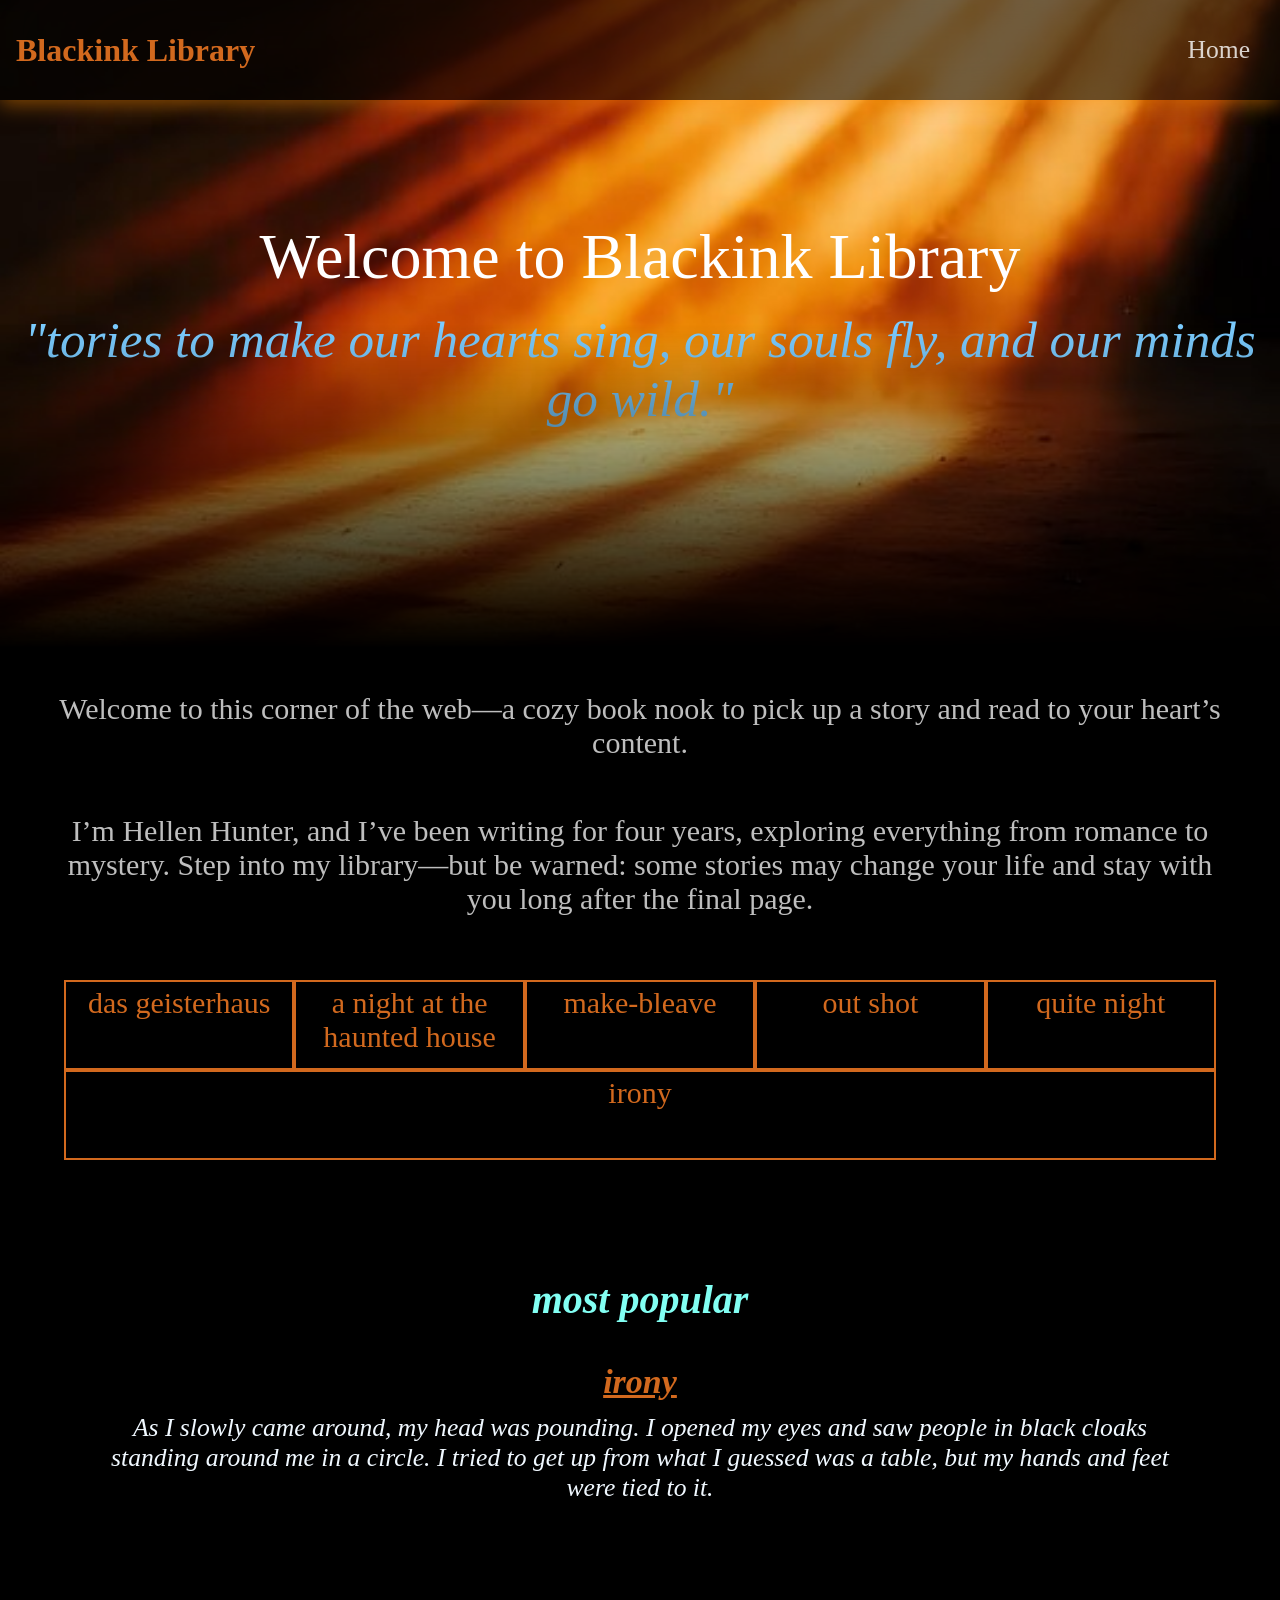
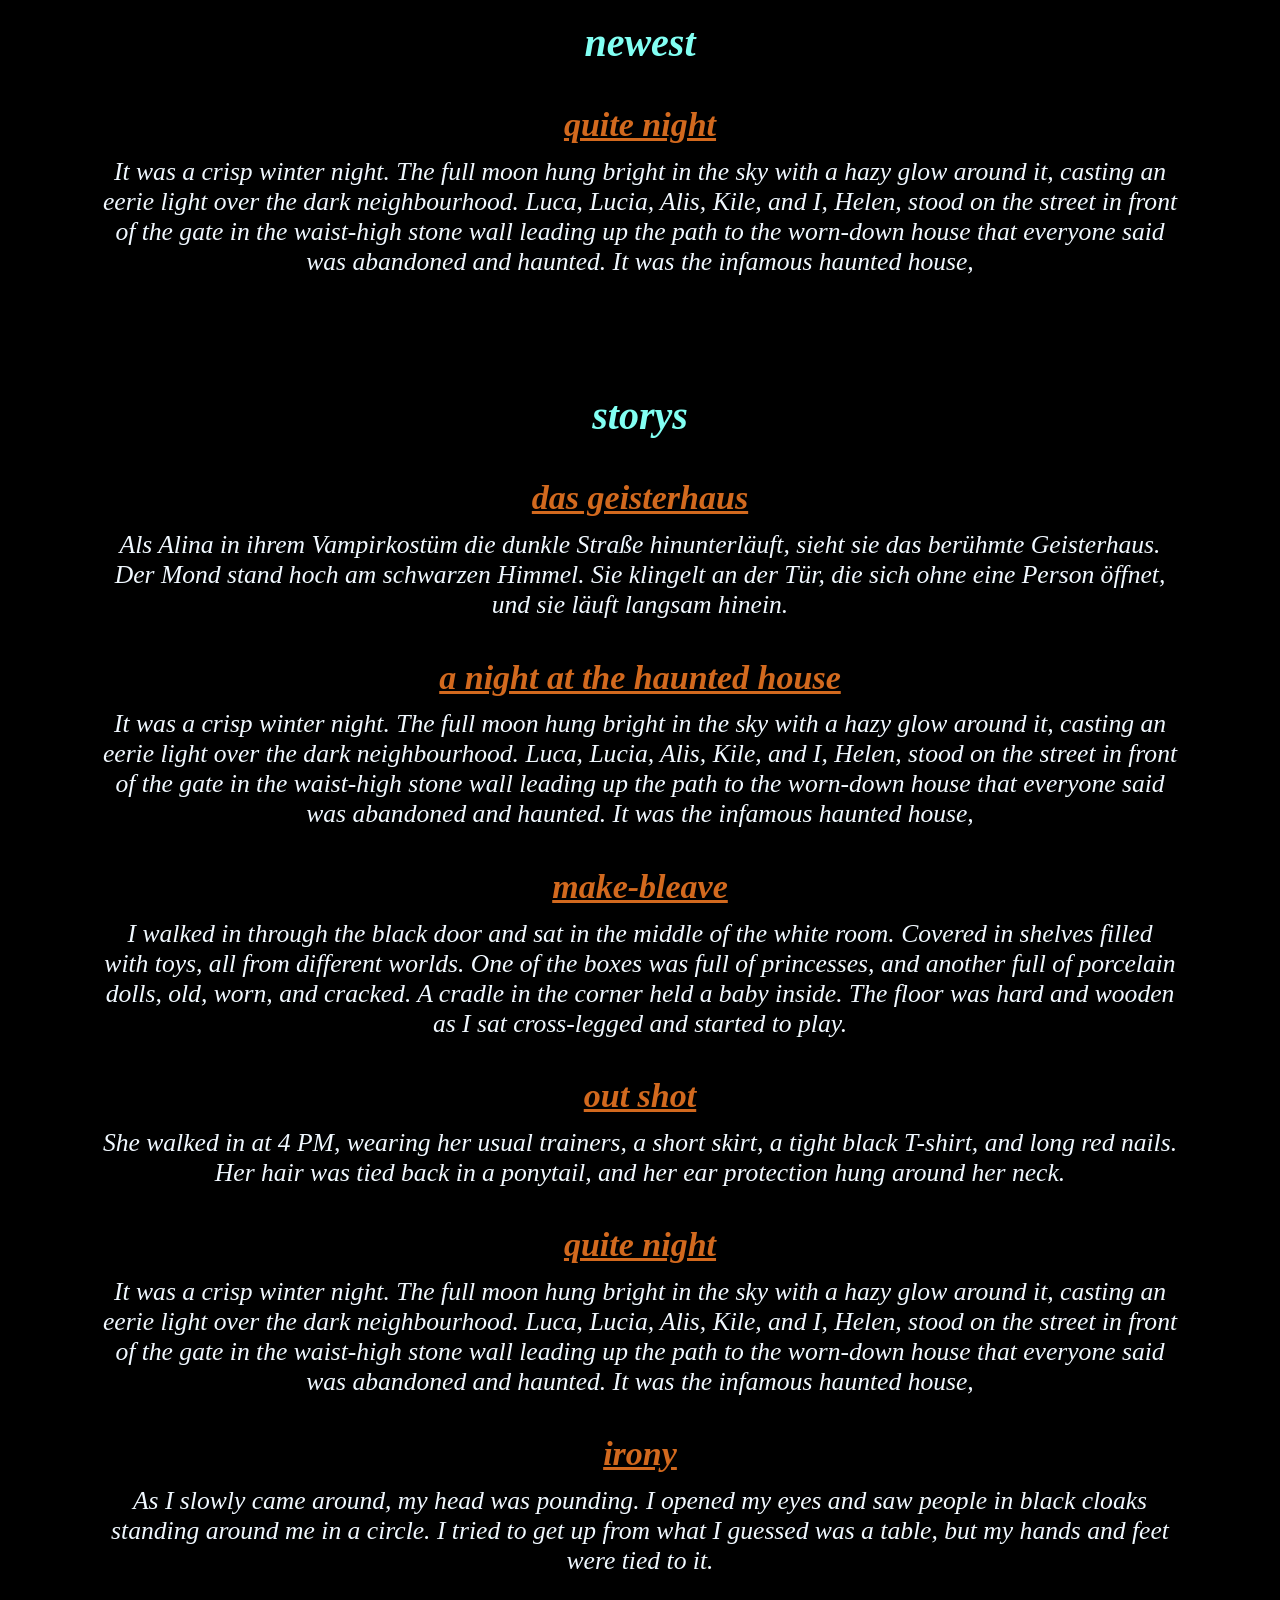
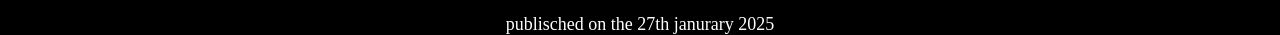
<file: index.html>
<!DOCTYPE html>
<html lang="en">
<head>
    <meta charset="UTF-8">
    <meta name="viewport" content="width=device-width, initial-scale=1.0">
    <meta name="keywords" content="writing, blog, storys, fantasy, author">
    <meta name="author" content="hellen hunter">
    <meta name="description" content="a place to read and relax">
    <link rel="stylesheet" href="CSS/apirence.css">
    <title>blackink library</title>
</head>
<body>
    <header >
        <a href="index.html" class="invisible-link"><h1 class="logo-text">Blackink Library</h1></a>
        <div class="menu">
            <a href="index.html" class="menu-item">Home</a>
        </div>
    </header>

    <main>

        <section class="std-sec title">
            <span class="title-text">Welcome to Blackink Library</span>
            <cite class="subtitle"><blockquote>"tories to make our hearts sing, our souls fly, and our minds go wild."</blockquote></cite>
        </section>


       <section class="std-sec sec2">
            <span class="card-desc e">Welcome to this corner of the web—a cozy book nook to pick up a story and read to your heart’s content.</span>
            <span class="card-desc e">I’m Hellen Hunter, and I’ve been writing for four years, exploring everything from romance to mystery. Step into my library—but be warned: some stories may change your life and stay with you long after the final page.</span>
        </section>

        <div class="grid2">
            <div class="grid"><a href="dasgeisterhaus.html" class="str-btn"> das geisterhaus</a></div>
            <div class="grid"><a href="hauntedhous.html" class="str-btn">a night at the haunted house</a></div>
            <div class="grid"><a href="make-bleave.html" class="str-btn">make-bleave</a></div>
            <div class="grid"><a href="out-shot.html" class="str-btn">out shot</a></div>
            <div class="grid"><a href="quite-night.html" class="str-btn">quite night</a></div>
            <div class="grid"><a href="irony.html" class="str-btn">irony</a></div>
        </div>

        <section>
            <h3>most popular</h3>
            <article>
                <h4><a href="irony.html">irony</a></h4>
                <p>As I slowly came around, my head was pounding. I opened my eyes and saw people in black cloaks standing around me in a circle. I tried to get up from what I guessed was a table, but my hands and feet were tied to it.</p>
            </article>
        </section>
   
        <section>
            <h3>newest</h3>
            <article>
                <h4><a href="quite-night.html">quite night</a></h4>
                <p>It was a crisp winter night. The full moon hung bright in the sky with a hazy glow around it, casting an eerie light over the dark neighbourhood. Luca, Lucia, Alis, Kile, and I, Helen, stood on the street in front of the gate in the waist-high stone wall leading up the path to the worn-down house that everyone said was abandoned and haunted. It was the infamous haunted house,</p>
            </article>
        </section>

        <section>
            <h3>storys</h3>
            <article>
                <h4><a href="dasgeisterhaus.html"> das geisterhaus</a></h4>
                <p>Als Alina in ihrem Vampirkostüm die dunkle Straße hinunterläuft, sieht sie das berühmte Geisterhaus. 
                Der Mond stand hoch am schwarzen Himmel. Sie klingelt an der Tür, die sich ohne eine Person öffnet, und sie läuft langsam hinein.</p>
            </article>
        </section>

        <article>
            <h4><a href="hauntedhous.html">a night at the haunted house</a></h4>
            <p>It was a crisp winter night. The full moon hung bright in the sky with a hazy glow around it, casting an eerie light over the dark neighbourhood. Luca, Lucia, Alis, Kile, and I, Helen, stood on the street in front of the gate in the waist-high stone wall leading up the path to the worn-down house that everyone said was abandoned and haunted. It was the infamous haunted house,</p>
        </article>
    
        <article>
            <h4><a href="make-bleave.html">make-bleave</a></h4>
            <p>I walked in through the black door and sat in the middle of the white room. Covered in shelves filled with toys, all from different worlds. One of the boxes was full of princesses, and another full of porcelain dolls, old, worn, and cracked. A cradle in the corner held a baby inside. The floor was hard and wooden as I sat cross-legged and started to play.</p>
        </article>

        <article>
            <h4><a href="out-shot.html">out shot</a></h4>
            <p>She walked in at 4 PM, wearing her usual trainers, a short skirt, a tight black T-shirt, and long red nails. Her hair was tied back in a ponytail, and her ear protection hung around her neck.</p>
        </article>

        <article>
            <h4><a href="quite-night.html">quite night</a></h4>
            <p>It was a crisp winter night. The full moon hung bright in the sky with a hazy glow around it, casting an eerie light over the dark neighbourhood. Luca, Lucia, Alis, Kile, and I, Helen, stood on the street in front of the gate in the waist-high stone wall leading up the path to the worn-down house that everyone said was abandoned and haunted. It was the infamous haunted house,</p>
        </article>

        <article>
            <h4><a href="irony.html">irony</a></h4>
            <p>As I slowly came around, my head was pounding. I opened my eyes and saw people in black cloaks standing around me in a circle. I tried to get up from what I guessed was a table, but my hands and feet were tied to it.</p>
        </article>
        <div id="line1"></div>
    </main>
    <foother>
        publisched on the <time datetime="2026-1-27">27th janurary 2025</time>
    </foother>
</body>
</html>
</file>
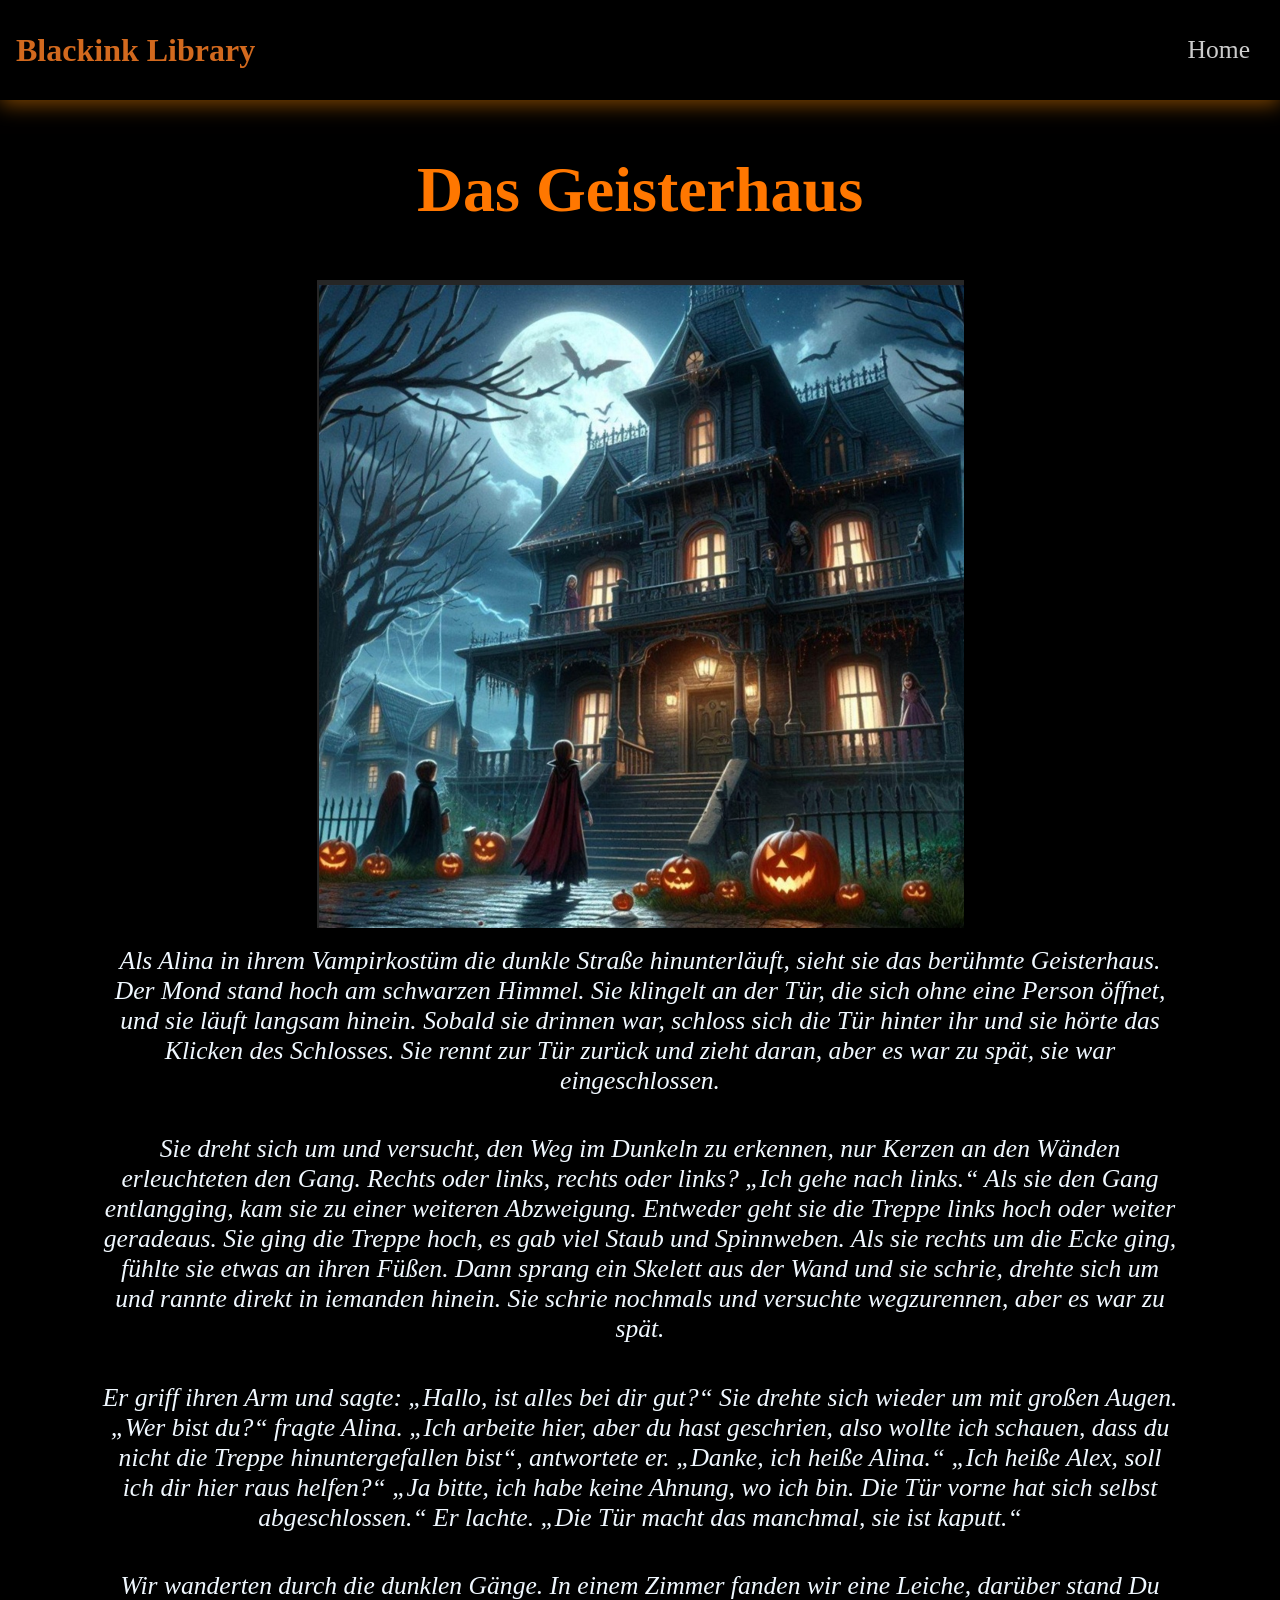
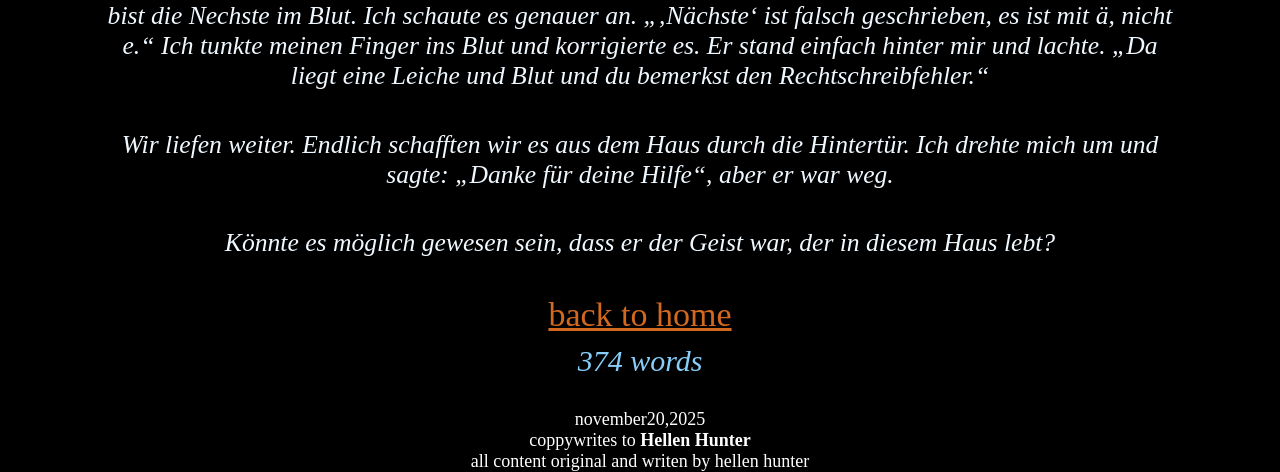
<file: dasgeisterhaus.html>
<!DOCTYPE html>
<html lang="de">
<head>
    <meta charset="UTF-8">
    <meta name="viewport" content="width=device-width, initial-scale=1.0">
    <link rel="stylesheet" href="CSS/apirence.css">
    <title class="line">blackink library</title>
</head>
<body>
    <div style="height: 100px"></div>
    <header >
        <a href="index.html" class="invisible-link"><h1 class="logo-text">Blackink Library</h1></a>
        <div class="menu">
        <a href="index.html" class="menu-item">Home</a>
        </div>
    </header>

    <main>
        <h2>Das Geisterhaus</h2>
        <img src="pictures\das geisterhaus.png" alt="haus">
        <p>Als Alina in ihrem Vampirkostüm die dunkle Straße hinunterläuft, sieht sie das berühmte Geisterhaus. Der Mond stand hoch am schwarzen Himmel. Sie klingelt an der Tür, die sich ohne eine Person öffnet, 
        und sie läuft langsam hinein. Sobald sie drinnen war, schloss sich die Tür hinter ihr und sie hörte das Klicken des Schlosses. Sie rennt zur Tür zurück und zieht daran, aber es war zu spät, sie war eingeschlossen.</p>

        <p>Sie dreht sich um und versucht, den Weg im Dunkeln zu erkennen, nur Kerzen an den Wänden erleuchteten den Gang. Rechts oder links, rechts oder links? „Ich gehe nach links.“ Als sie den Gang entlangging, kam sie zu einer weiteren Abzweigung. Entweder geht sie die Treppe links hoch oder weiter geradeaus. Sie ging die Treppe hoch, es gab viel Staub und Spinnweben. Als sie rechts um die Ecke ging, fühlte sie etwas an ihren Füßen. Dann sprang ein Skelett aus der Wand und sie schrie, drehte sich um und rannte direkt in iemanden hinein. Sie schrie nochmals und versuchte wegzurennen, aber es war zu spät.</p>

        <p>Er griff ihren Arm und sagte: „Hallo, ist alles bei dir gut?“ Sie drehte sich wieder um mit großen Augen. „Wer bist du?“ fragte Alina. „Ich arbeite hier, aber du hast geschrien, also wollte ich schauen, dass du nicht die Treppe hinuntergefallen bist“, antwortete er. „Danke, ich heiße Alina.“ „Ich heiße Alex, soll ich dir hier raus helfen?“ „Ja bitte, ich habe keine Ahnung, wo ich bin. Die Tür vorne hat sich selbst abgeschlossen.“ Er lachte. „Die Tür macht das manchmal, sie ist kaputt.“</p>

        <p>Wir wanderten durch die dunklen Gänge. In einem Zimmer fanden wir eine Leiche, darüber stand <em>Du bist die Nechste im Blut</em>. Ich schaute es genauer an. „‚Nächste‘ ist falsch geschrieben, es ist mit ä, nicht e.“ Ich tunkte meinen Finger ins Blut und korrigierte es. Er stand einfach hinter mir und lachte. „Da liegt eine Leiche und Blut und du bemerkst den Rechtschreibfehler.“</p>

        <p>Wir liefen weiter. Endlich schafften wir es aus dem Haus durch die Hintertür. Ich drehte mich um und sagte: „Danke für deine Hilfe“, aber er war weg.</p>

        <p>Könnte es möglich gewesen sein, dass er der Geist war, der in diesem Haus lebt?</p>

        <a href="index.html">back to home</a>
    </main>

    <footer class="center">
        <blockquote class="word"><cite>374 words</cite></blockquote><br>
        <time datetime="2025-11-20">november20,2025</time><br>
        coppywrites to <strong>Hellen&nbsp;Hunter</strong><br>
        all content original and writen by hellen hunter
    </footer>
</body>
</html>
</file>
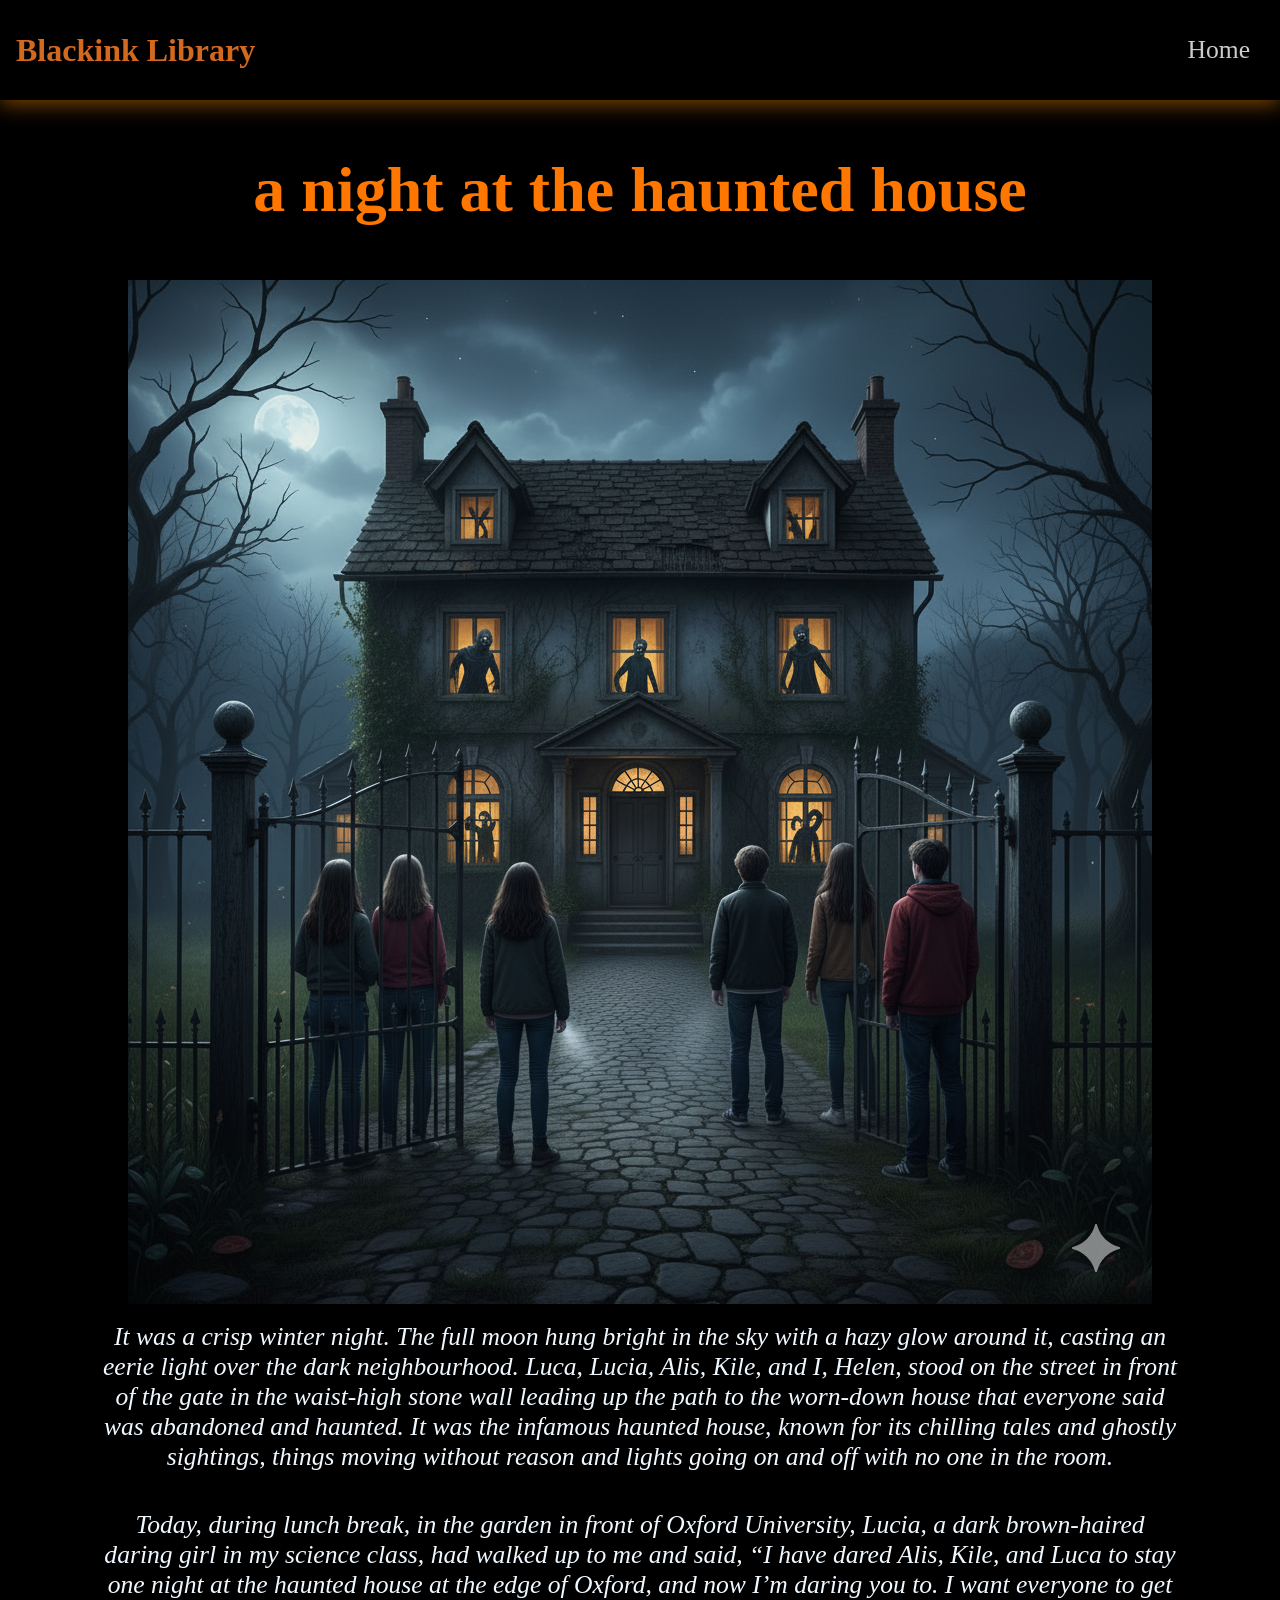
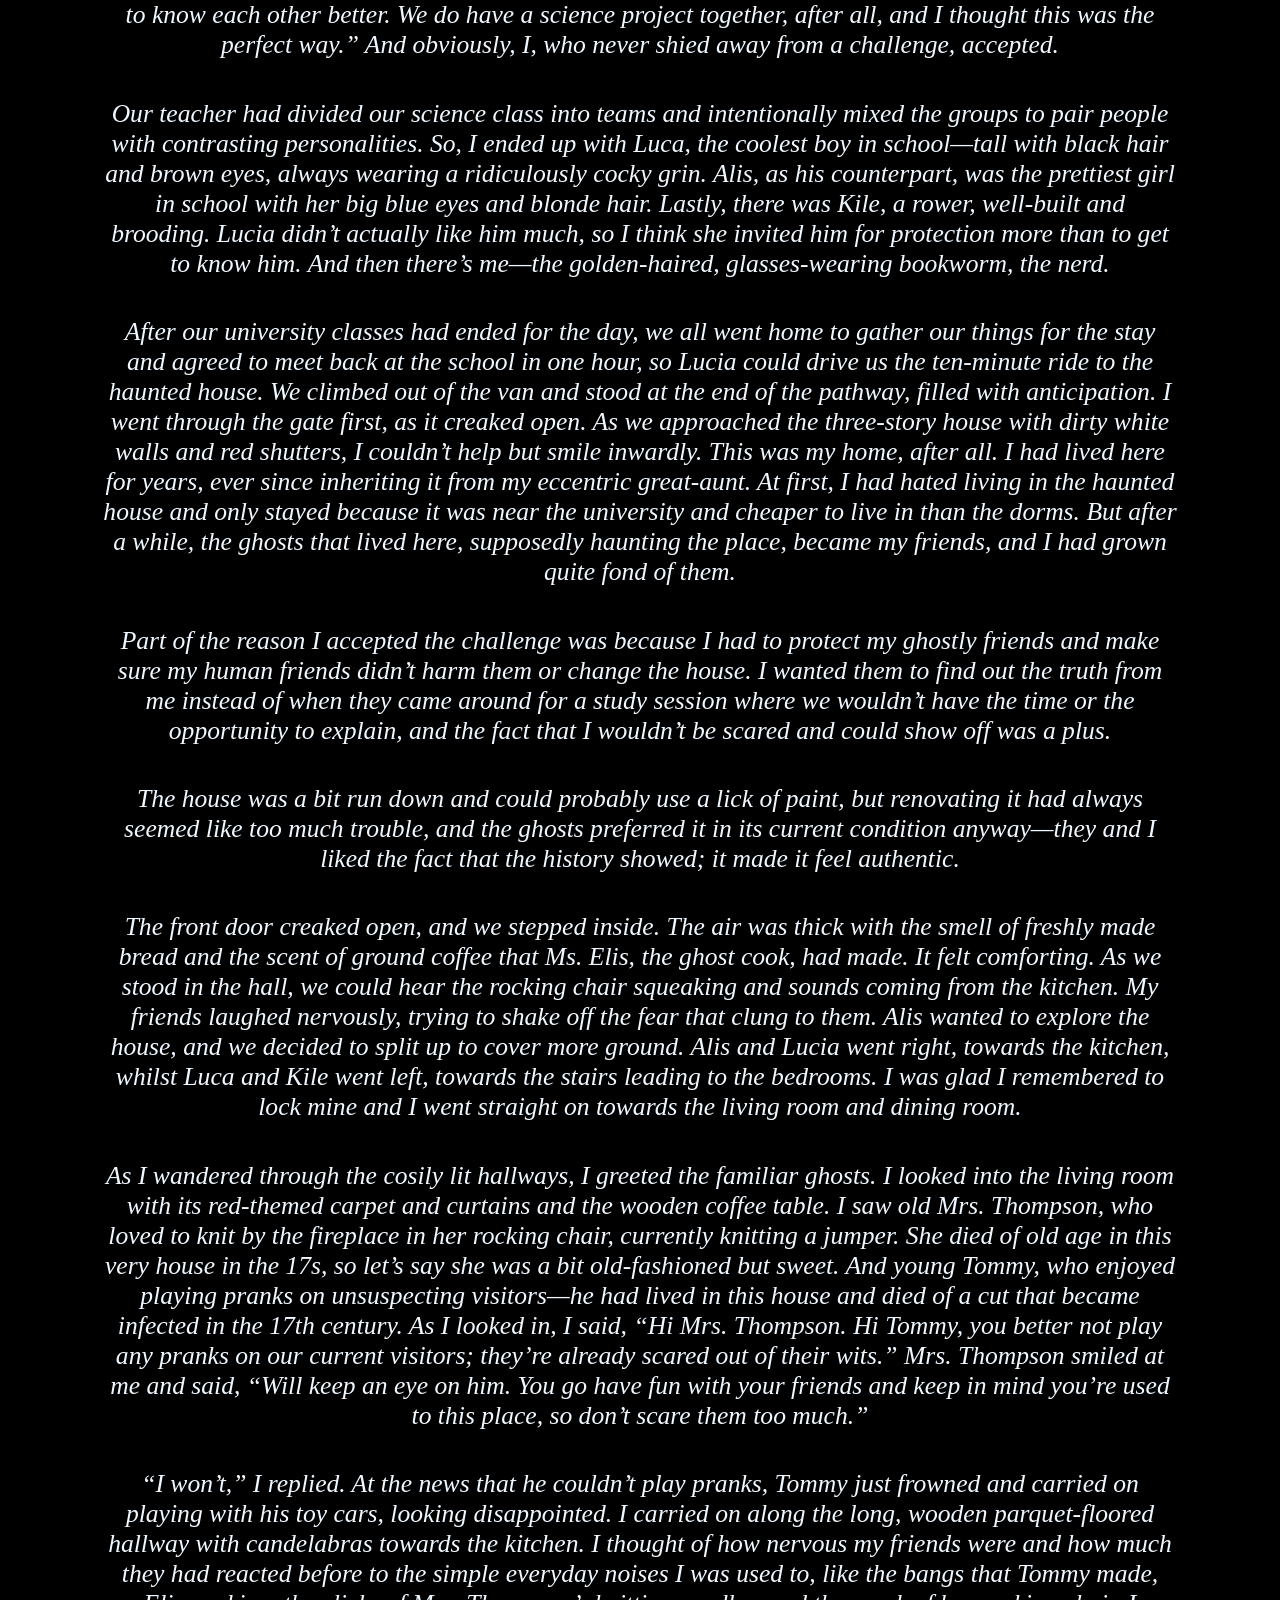
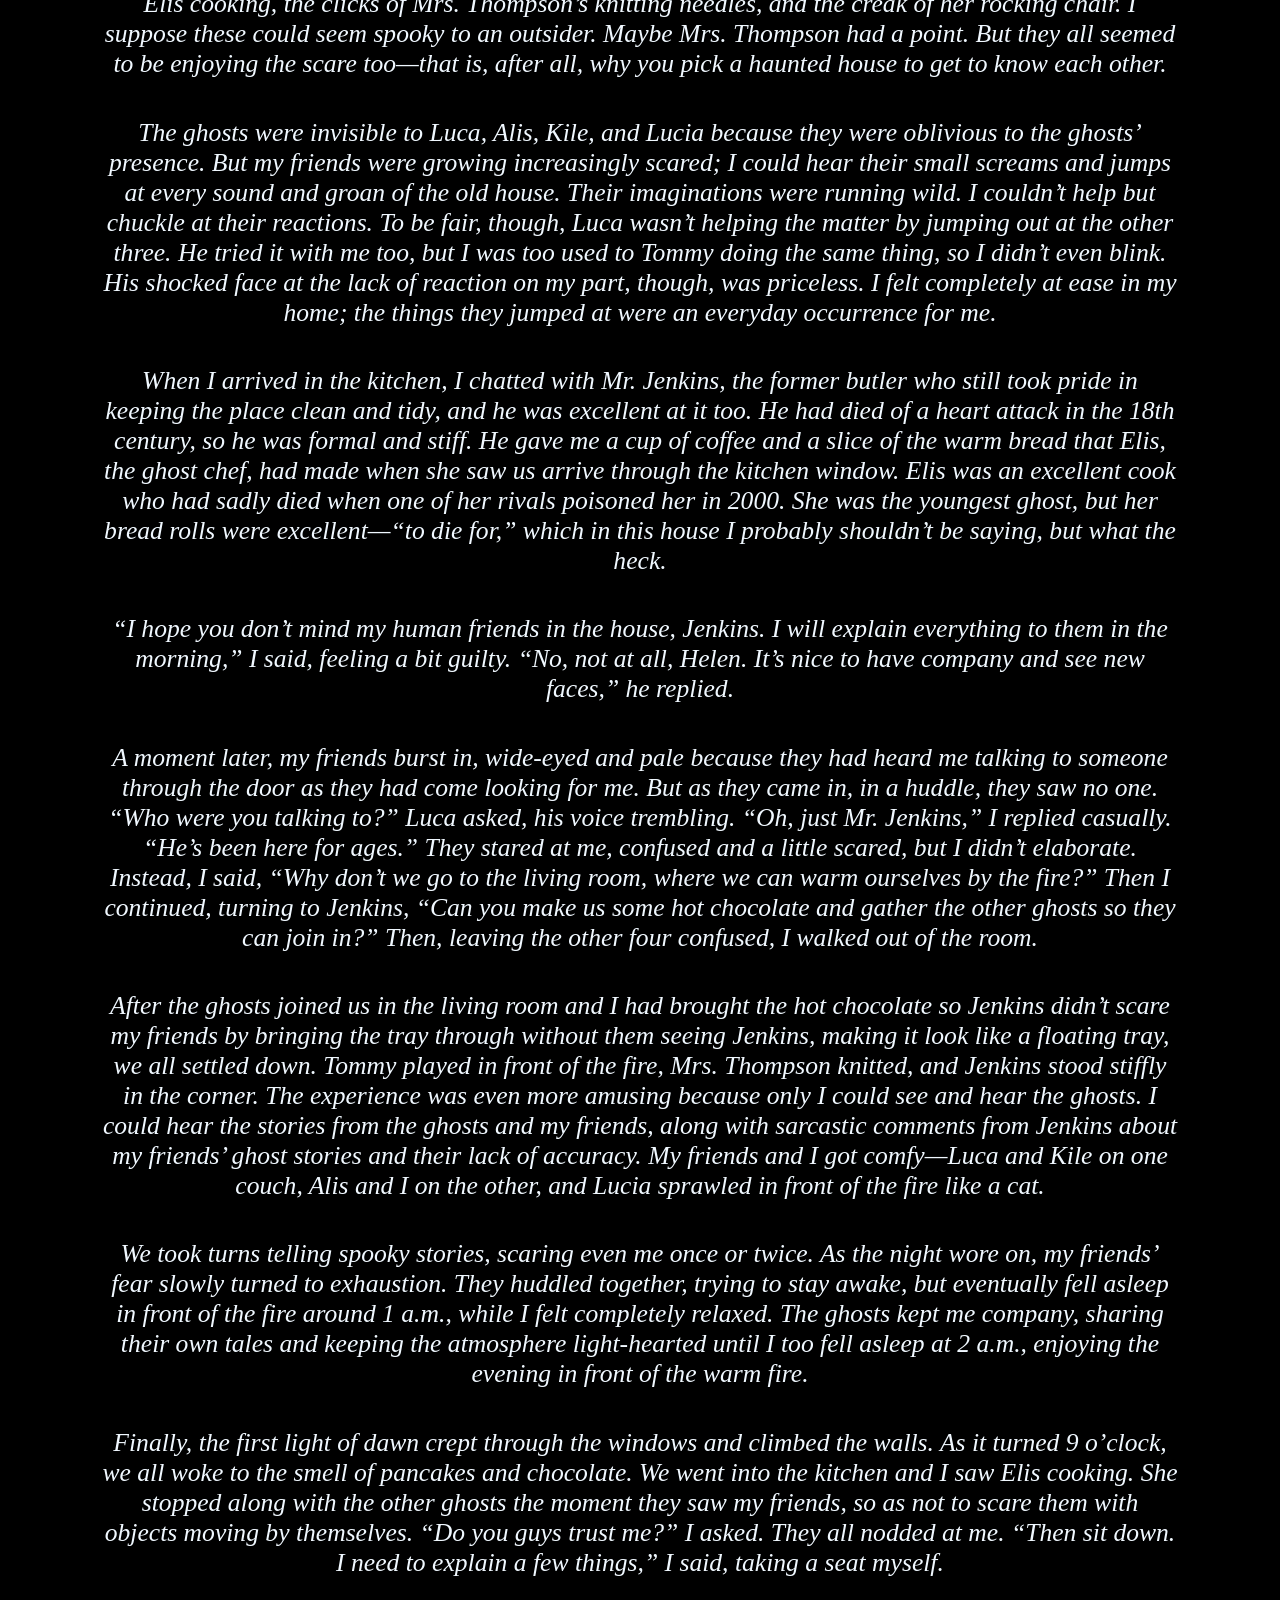
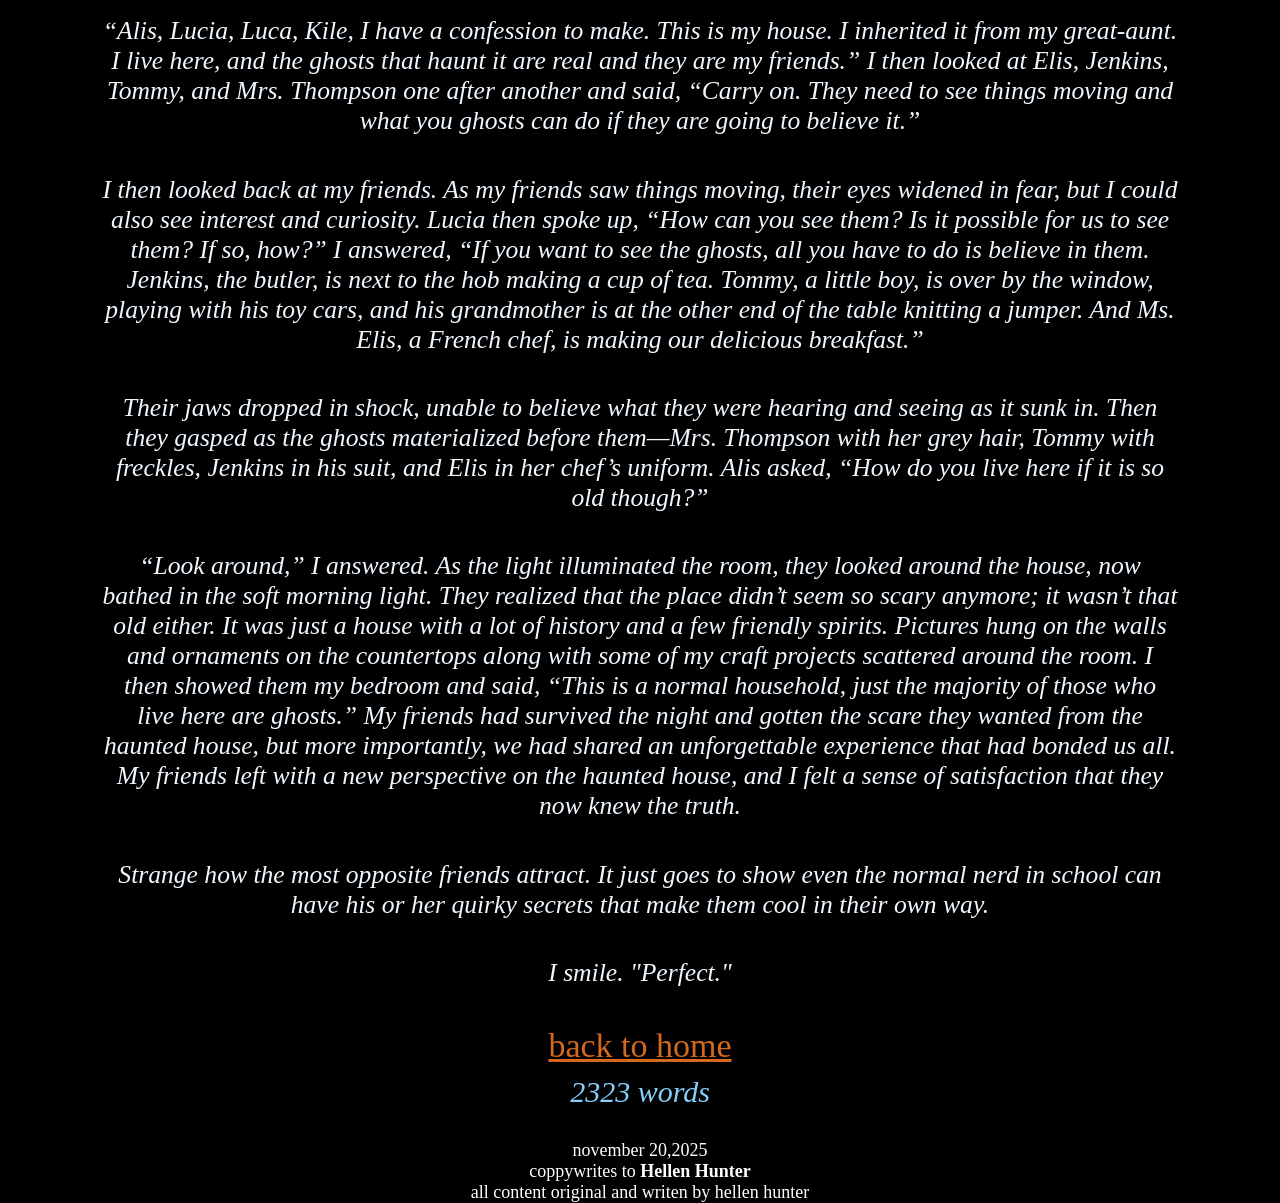
<file: hauntedhous.html>
<!DOCTYPE html>
<html lang="en">
  <head>
    <meta charset="UTF-8">
    <meta name="viewport" content="width=device-width, initial-scale=1.0">
    <link rel="stylesheet" href="CSS/apirence.css">
    <title>blackink library - quite night</title>
  </head>

  <body>
    <div style="height: 100px"></div>
    <header >
        <a href="index.html" class="invisible-link"><h1 class="logo-text">Blackink Library</h1></a>
        <div class="menu">
            <a href="index.html" class="menu-item">Home</a>
        </div>
    </header>

    <main>
      <h2>a night at the haunted house</h2>
      <img src="pictures\the haunted hous.png" alt="gost hous">
      <p>It was a crisp winter night. The full moon hung bright in the sky with a hazy glow around it, casting an eerie light over the dark neighbourhood. Luca, Lucia, Alis, Kile, and I, Helen, stood on the street in front of the gate in the waist-high stone wall leading up the path to the worn-down house that everyone said was abandoned and haunted. It was the infamous haunted house, known for its chilling tales and ghostly sightings, things moving without reason and lights going on and off with no one in the room.</p>

      <p>Today, during lunch break, in the garden in front of Oxford University, Lucia, a dark brown-haired daring girl in my science class, had walked up to me and said, “I have dared Alis, Kile, and Luca to stay one night at the haunted house at the edge of Oxford, and now I’m daring you to. I want everyone to get to know each other better. We do have a science project together, after all, and I thought this was the perfect way.” And obviously, I, who never shied away from a challenge, accepted.</p>

      <p>Our teacher had divided our science class into teams and intentionally mixed the groups to pair people with contrasting personalities. So, I ended up with Luca, the coolest boy in school—tall with black hair and brown eyes, always wearing a ridiculously cocky grin. Alis, as his counterpart, was the prettiest girl in school with her big blue eyes and blonde hair. Lastly, there was Kile, a rower, well-built and brooding. Lucia didn’t actually like him much, so I think she invited him for protection more than to get to know him. And then there’s me—the golden-haired, glasses-wearing bookworm, the nerd.</p>

      <p>After our university classes had ended for the day, we all went home to gather our things for the stay and agreed to meet back at the school in one hour, so Lucia could drive us the ten-minute ride to the haunted house. We climbed out of the van and stood at the end of the pathway, filled with anticipation. I went through the gate first, as it creaked open. As we approached the three-story house with dirty white walls and red shutters, I couldn’t help but smile inwardly. This was my home, after all. I had lived here for years, ever since inheriting it from my eccentric great-aunt. At first, I had hated living in the haunted house and only stayed because it was near the university and cheaper to live in than the dorms. But after a while, the ghosts that lived here, supposedly haunting the place, became my friends, and I had grown quite fond of them.</p>

      <p>Part of the reason I accepted the challenge was because I had to protect my ghostly friends and make sure my human friends didn’t harm them or change the house. I wanted them to find out the truth from me instead of when they came around for a study session where we wouldn’t have the time or the opportunity to explain, and the fact that I wouldn’t be scared and could show off was a plus.</p>

      <p>The house was a bit run down and could probably use a lick of paint, but renovating it had always seemed like too much trouble, and the ghosts preferred it in its current condition anyway—they and I liked the fact that the history showed; it made it feel authentic.</p>

      <p>The front door creaked open, and we stepped inside. The air was thick with the smell of freshly made bread and the scent of ground coffee that Ms. Elis, the ghost cook, had made. It felt comforting. As we stood in the hall, we could hear the rocking chair squeaking and sounds coming from the kitchen. My friends laughed nervously, trying to shake off the fear that clung to them. Alis wanted to explore the house, and we decided to split up to cover more ground. Alis and Lucia went right, towards the kitchen, whilst Luca and Kile went left, towards the stairs leading to the bedrooms. I was glad I remembered to lock mine and I went straight on towards the living room and dining room.</p>

      <p>As I wandered through the cosily lit hallways, I greeted the familiar ghosts. I looked into the living room with its red-themed carpet and curtains and the wooden coffee table. I saw old Mrs. Thompson, who loved to knit by the fireplace in her rocking chair, currently knitting a jumper. She died of old age in this very house in the 17s, so let’s say she was a bit old-fashioned but sweet. And young Tommy, who enjoyed playing pranks on unsuspecting visitors—he had lived in this house and died of a cut that became infected in the 17th century. As I looked in, I said, “Hi Mrs. Thompson. Hi Tommy, you better not play any pranks on our current visitors; they’re already scared out of their wits.” Mrs. Thompson smiled at me and said, “Will keep an eye on him. You go have fun with your friends and keep in mind you’re used to this place, so don’t scare them too much.”</p>

      <p>“I won’t,” I replied. At the news that he couldn’t play pranks, Tommy just frowned and carried on playing with his toy cars, looking disappointed. I carried on along the long, wooden parquet-floored hallway with candelabras towards the kitchen. I thought of how nervous my friends were and how much they had reacted before to the simple everyday noises I was used to, like the bangs that Tommy made, Elis cooking, the clicks of Mrs. Thompson’s knitting needles, and the creak of her rocking chair. I suppose these could seem spooky to an outsider. Maybe Mrs. Thompson had a point. But they all seemed to be enjoying the scare too—that is, after all, why you pick a haunted house to get to know each other.</p>

      <p>The ghosts were invisible to Luca, Alis, Kile, and Lucia because they were oblivious to the ghosts’ presence. But my friends were growing increasingly scared; I could hear their small screams and jumps at every sound and groan of the old house. Their imaginations were running wild. I couldn’t help but chuckle at their reactions. To be fair, though, Luca wasn’t helping the matter by jumping out at the other three. He tried it with me too, but I was too used to Tommy doing the same thing, so I didn’t even blink. His shocked face at the lack of reaction on my part, though, was priceless. I felt completely at ease in my home; the things they jumped at were an everyday occurrence for me.</p>

      <p>When I arrived in the kitchen, I chatted with Mr. Jenkins, the former butler who still took pride in keeping the place clean and tidy, and he was excellent at it too. He had died of a heart attack in the 18th century, so he was formal and stiff. He gave me a cup of coffee and a slice of the warm bread that Elis, the ghost chef, had made when she saw us arrive through the kitchen window. Elis was an excellent cook who had sadly died when one of her rivals poisoned her in 2000. She was the youngest ghost, but her bread rolls were excellent—“to die for,” which in this house I probably shouldn’t be saying, but what the heck.</p>

      <p>“I hope you don’t mind my human friends in the house, Jenkins. I will explain everything to them in the morning,” I said, feeling a bit guilty. “No, not at all, Helen. It’s nice to have company and see new faces,” he replied.</p>

      <p>A moment later, my friends burst in, wide-eyed and pale because they had heard me talking to someone through the door as they had come looking for me. But as they came in, in a huddle, they saw no one. “Who were you talking to?” Luca asked, his voice trembling. “Oh, just Mr. Jenkins,” I replied casually. “He’s been here for ages.” They stared at me, confused and a little scared, but I didn’t elaborate. Instead, I said, “Why don’t we go to the living room, where we can warm ourselves by the fire?” Then I continued, turning to Jenkins, “Can you make us some hot chocolate and gather the other ghosts so they can join in?” Then, leaving the other four confused, I walked out of the room.</p>

      <p>After the ghosts joined us in the living room and I had brought the hot chocolate so Jenkins didn’t scare my friends by bringing the tray through without them seeing Jenkins, making it look like a floating tray, we all settled down. Tommy played in front of the fire, Mrs. Thompson knitted, and Jenkins stood stiffly in the corner. The experience was even more amusing because only I could see and hear the ghosts. I could hear the stories from the ghosts and my friends, along with sarcastic comments from Jenkins about my friends’ ghost stories and their lack of accuracy. My friends and I got comfy—Luca and Kile on one couch, Alis and I on the other, and Lucia sprawled in front of the fire like a cat.</p>

      <p>We took turns telling spooky stories, scaring even me once or twice. As the night wore on, my friends’ fear slowly turned to exhaustion. They huddled together, trying to stay awake, but eventually fell asleep in front of the fire around 1 a.m., while I felt completely relaxed. The ghosts kept me company, sharing their own tales and keeping the atmosphere light-hearted until I too fell asleep at 2 a.m., enjoying the evening in front of the warm fire.</p>

      <p>Finally, the first light of dawn crept through the windows and climbed the walls. As it turned 9 o’clock, we all woke to the smell of pancakes and chocolate. We went into the kitchen and I saw Elis cooking. She stopped along with the other ghosts the moment they saw my friends, so as not to scare them with objects moving by themselves. “Do you guys trust me?” I asked. They all nodded at me. “Then sit down. I need to explain a few things,” I said, taking a seat myself.</p>

      <p>“Alis, Lucia, Luca, Kile, I have a confession to make. This is my house. I inherited it from my great-aunt. I live here, and the ghosts that haunt it are real and they are my friends.” I then looked at Elis, Jenkins, Tommy, and Mrs. Thompson one after another and said, “Carry on. They need to see things moving and what you ghosts can do if they are going to believe it.”</p>

      <p>I then looked back at my friends. As my friends saw things moving, their eyes widened in fear, but I could also see interest and curiosity. Lucia then spoke up, “How can you see them? Is it possible for us to see them? If so, how?” I answered, “If you want to see the ghosts, all you have to do is believe in them. Jenkins, the butler, is next to the hob making a cup of tea. Tommy, a little boy, is over by the window, playing with his toy cars, and his grandmother is at the other end of the table knitting a jumper. And Ms. Elis, a French chef, is making our delicious breakfast.”</p>

      <p>Their jaws dropped in shock, unable to believe what they were hearing and seeing as it sunk in. Then they gasped as the ghosts materialized before them—Mrs. Thompson with her grey hair, Tommy with freckles, Jenkins in his suit, and Elis in her chef’s uniform. Alis asked, “How do you live here if it is so old though?”</p>

      <p>“Look around,” I answered. As the light illuminated the room, they looked around the house, now bathed in the soft morning light. They realized that the place didn’t seem so scary anymore; it wasn’t that old either. It was just a house with a lot of history and a few friendly spirits. Pictures hung on the walls and ornaments on the countertops along with some of my craft projects scattered around the room. I then showed them my bedroom and said, “This is a normal household, just the majority of those who live here are ghosts.” My friends had survived the night and gotten the scare they wanted from the haunted house, but more importantly, we had shared an unforgettable experience that had bonded us all. My friends left with a new perspective on the haunted house, and I felt a sense of satisfaction that they now knew the truth.</p>

      <p>Strange how the most opposite friends attract. It just goes to show even the normal nerd in school can have his or her quirky secrets that make them cool in their own way.</p>

      <p>I smile. "Perfect."</p>
      <a href="index.html">back to home</a>
    </main>

    <footer class="center">
        <blockquote class="word"><cite>2323 words</cite></blockquote><br>
        <time datetime="2025-11-20">november 20,2025</time><br>
        coppywrites to <strong>Hellen&nbsp;Hunter</strong><br>
        all content original and writen by hellen hunter
    </footer>
  </body>
</html>
</file>
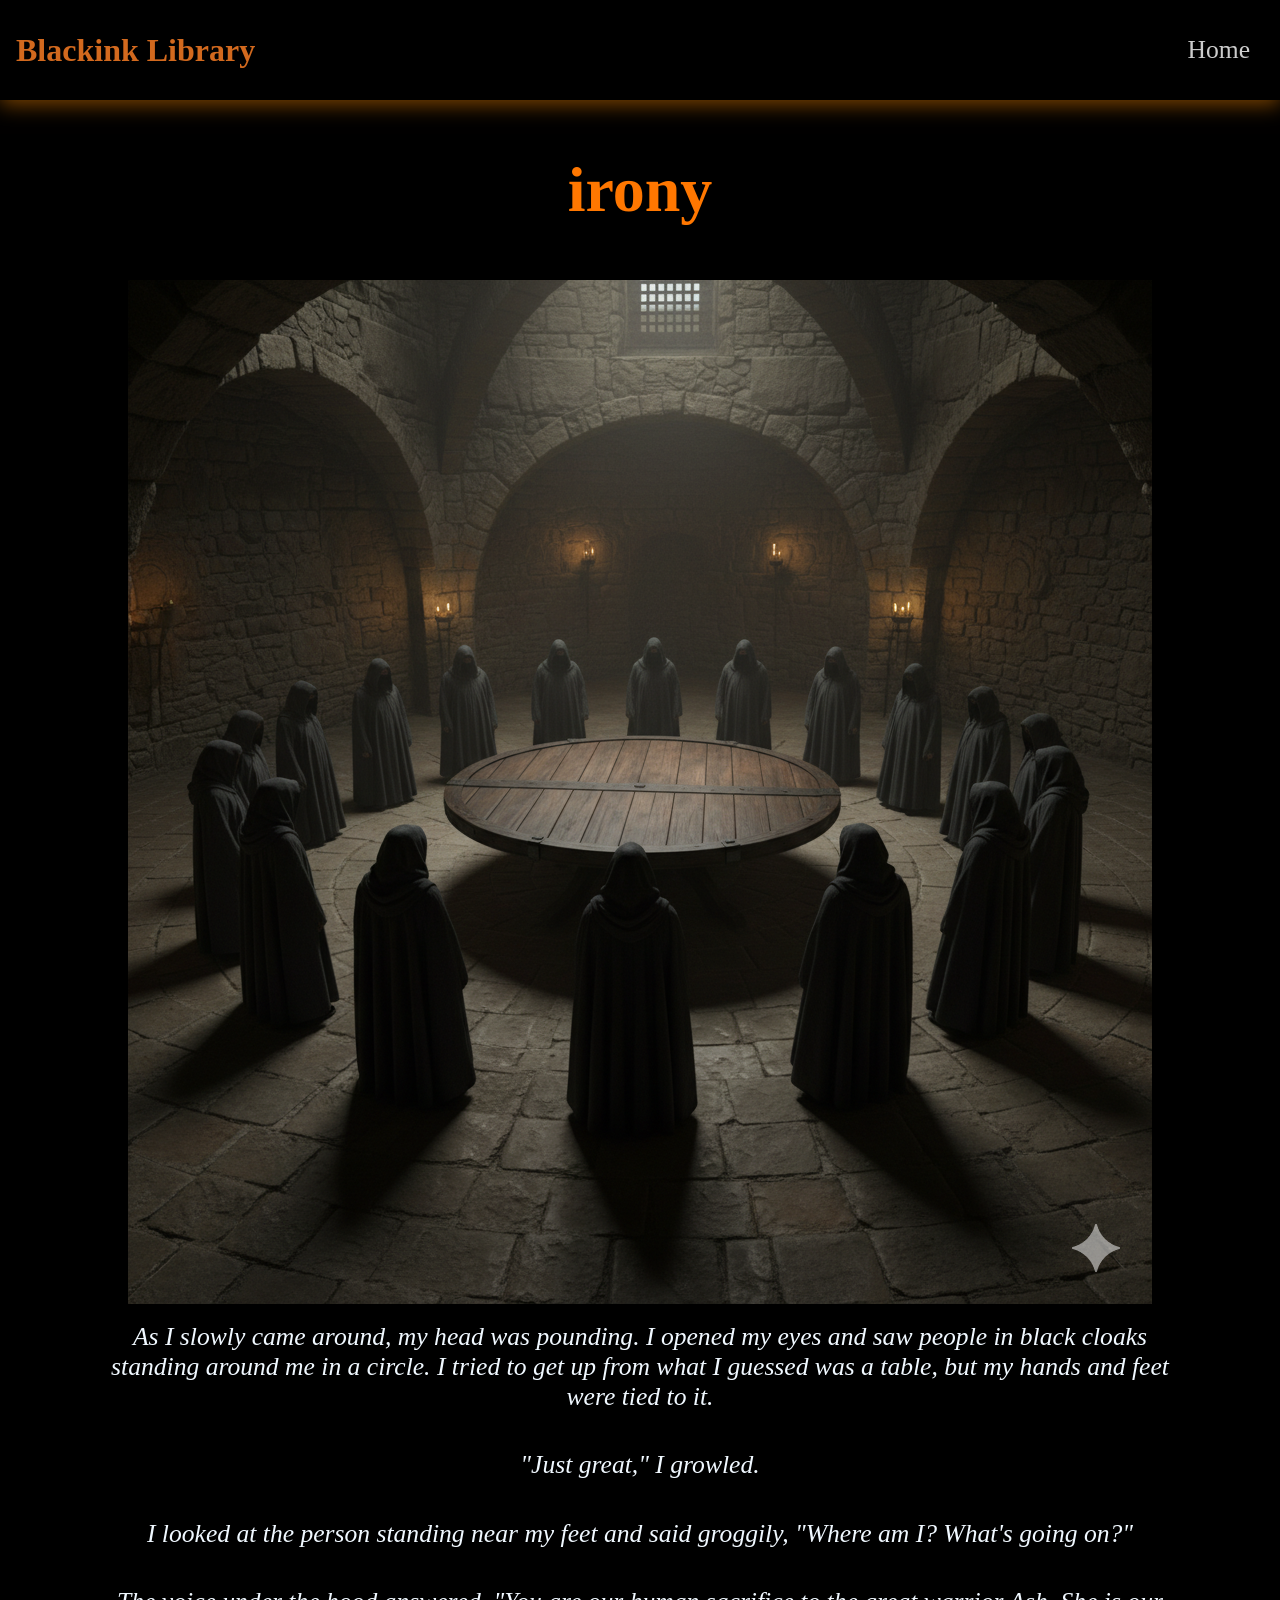
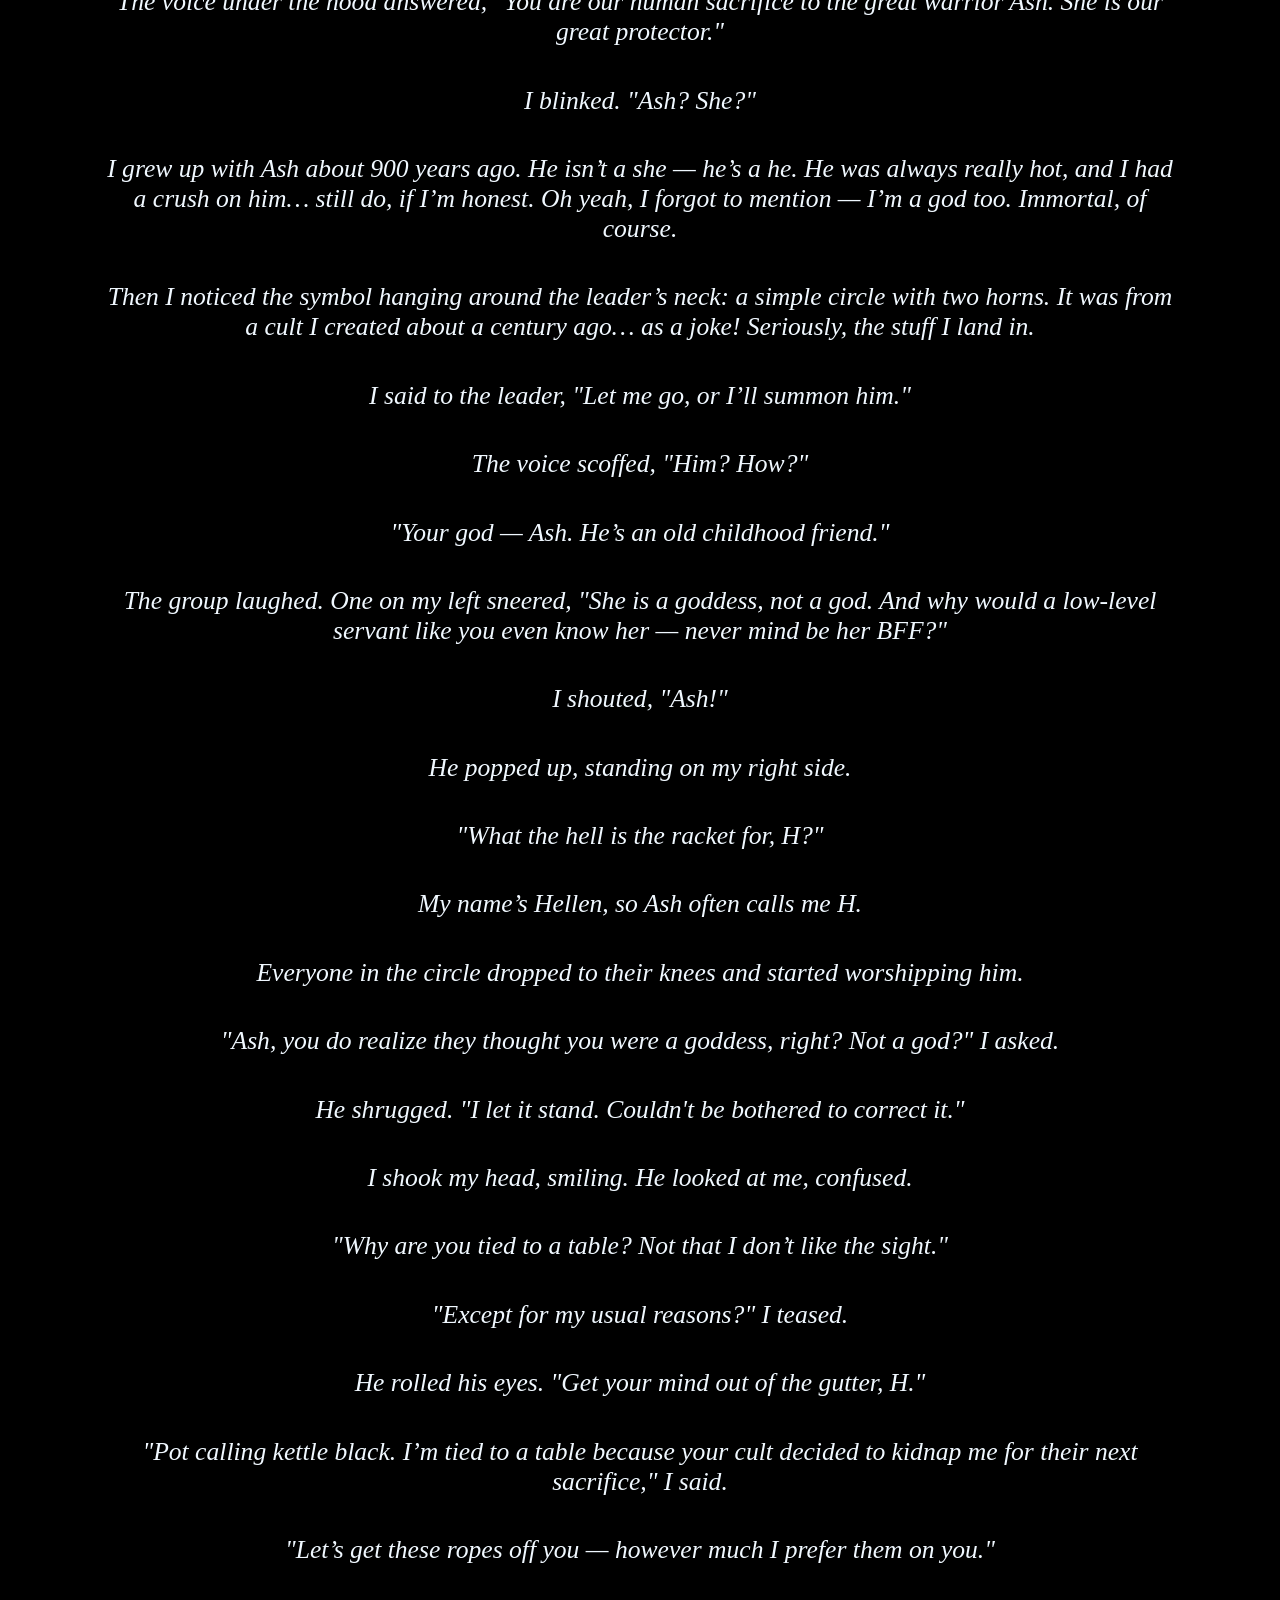
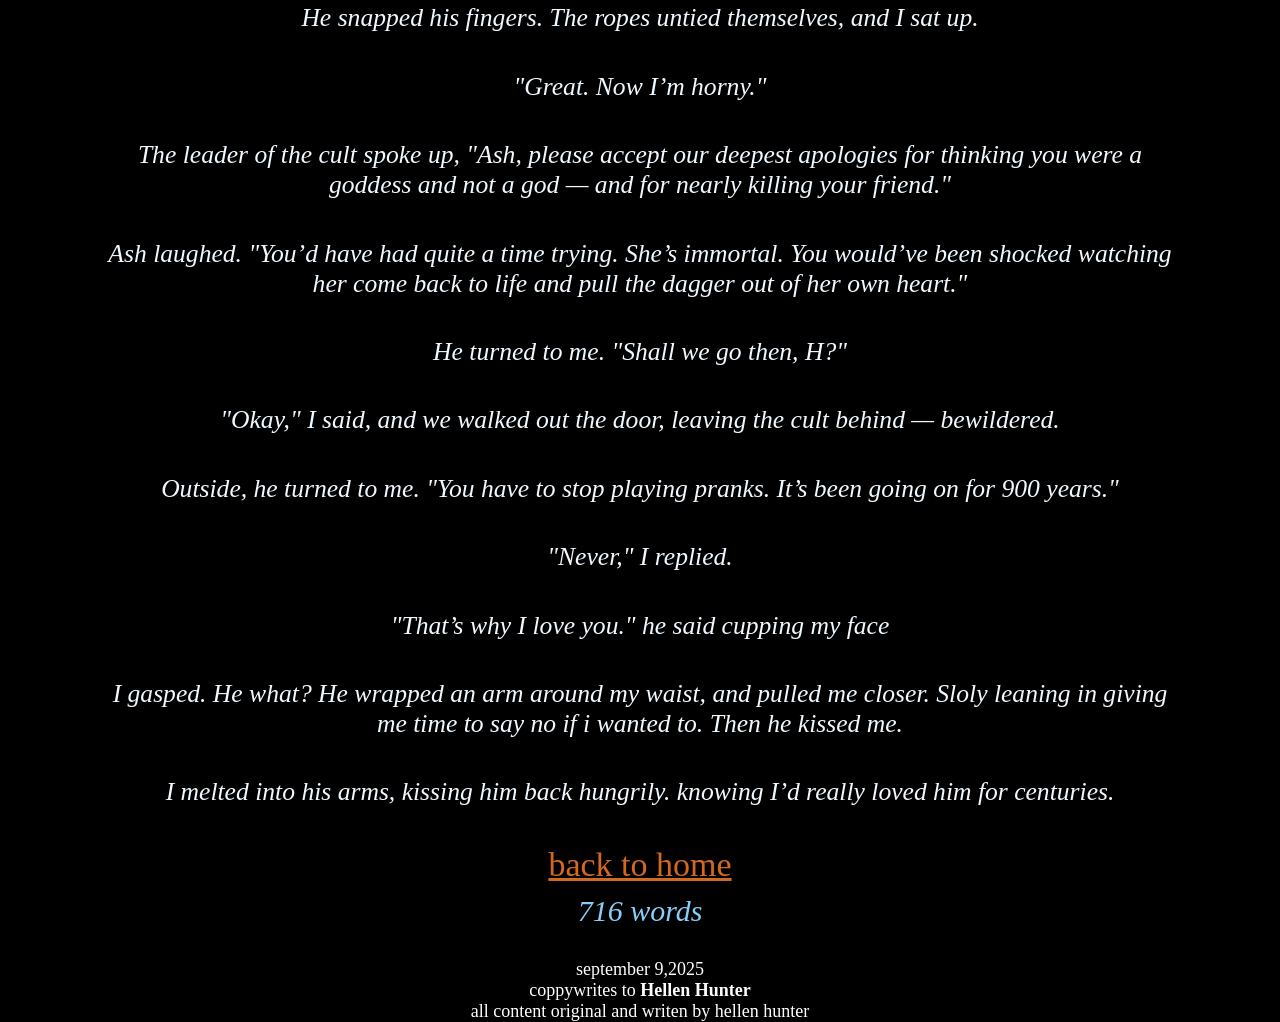
<file: irony.html>
<!DOCTYPE html>
<html lang="en">
<head>
    <meta charset="UTF-8">
    <meta name="viewport" content="width=device-width, initial-scale=1.0">
    <link rel="stylesheet" href="CSS/apirence.css">
    <title>blackink library - irony</title>
</head>
<body>
    <div style="height: 100px"></div>
    <header >
        <a href="index.html" class="invisible-link"><h1 class="logo-text">Blackink Library</h1></a>
        <div class="menu">
            <a href="index.html" class="menu-item">Home</a>
        </div>
    </header>

    <main>
        <h2>irony</h2>
        <img src="pictures/ironyimage.png" alt="description">
        <p>As I slowly came around, my head was pounding. I opened my eyes and saw people in black cloaks standing around me in a circle. I tried to get up from what I guessed was a table, but my hands and feet were tied to it.</p>

        <p>"Just great," I growled.</p>

        <p>I looked at the person standing near my feet and said groggily, "Where am I? What's going on?"</p>

        <p>The voice under the hood answered, "You are our human sacrifice to the great warrior Ash. She is our great protector."</p>

        <p>I blinked. "Ash? She?"</p>

        <p>I grew up with Ash about 900 years ago. He isn’t a she — he’s a he. He was always really hot, and I had a crush on him… still do, if I’m honest. Oh yeah, I forgot to mention — I’m a god too. Immortal, of course.</p>

        <p>Then I noticed the symbol hanging around the leader’s neck: a simple circle with two horns. It was from a cult I created about a century ago… as a joke! Seriously, the stuff I land in.</p>

        <p>I said to the leader, "Let me go, or I’ll summon him."</p>

        <p>The voice scoffed, "Him? How?"</p>

        <p>"Your god — Ash. He’s an old childhood friend."</p>

        <p>The group laughed. One on my left sneered, "She is a goddess, not a god. And why would a low-level servant like you even know her — never mind be her BFF?"</p>

        <p>I shouted, "Ash!"</p>

        <p>He popped up, standing on my right side.</p>

        <p>"What the hell is the racket for, H?"</p>

        <p>My name’s Hellen, so Ash often calls me H.</p>

        <p>Everyone in the circle dropped to their knees and started worshipping him.</p>

        <p>"Ash, you do realize they thought you were a goddess, right? Not a god?" I asked.</p>

        <p>He shrugged. "I let it stand. Couldn't be bothered to correct it."</p>

        <p>I shook my head, smiling. He looked at me, confused.</p>

        <p>"Why are you tied to a table? Not that I don’t like the sight."</p>

        <p>"Except for my usual reasons?" I teased.</p>

        <p>He rolled his eyes. "Get your mind out of the gutter, H."</p>

        <p>"Pot calling kettle black. I’m tied to a table because your cult decided to kidnap me for their next sacrifice," I said.</p>

        <p>"Let’s get these ropes off you — however much I prefer them on you."</p>

        <p>He snapped his fingers. The ropes untied themselves, and I sat up.</p>

        <p>"Great. Now I’m horny."</p>

        <p>The leader of the cult spoke up, "Ash, please accept our deepest apologies for thinking you were a goddess and not a god — and for nearly killing your friend."</p>

        <p>Ash laughed. "You’d have had quite a time trying. She’s immortal. You would’ve been shocked watching her come back to life and pull the dagger out of her own heart."</p>

        <p>He turned to me. "Shall we go then, H?"</p>

        <p>"Okay," I said, and we walked out the door, leaving the cult behind — bewildered.</p>

        <p>Outside, he turned to me. "You have to stop playing pranks. It’s been going on for 900 years."</p>

        <p>"Never," I replied.</p>

        <p>"That’s why I love you." he said cupping my face</p>

        <p>I gasped. He what? He wrapped an arm around my waist, and pulled me closer. Sloly leaning in giving me time to say no if i wanted to. Then he kissed me.</p>

        <p>I melted into his arms, kissing him back hungrily. knowing I’d really loved him for centuries.</p>

        <a href="index.html">back to home</a>

    <footer class="center">
        <blockquote class="word"><cite>716 words</cite></blockquote><br>
        <time datetime="2025-09-10">september 9,2025</time><br>
        coppywrites to <strong>Hellen&nbsp;Hunter</strong><br>
        all content original and writen by hellen hunter
    </footer>

</body>
</html>
</file>
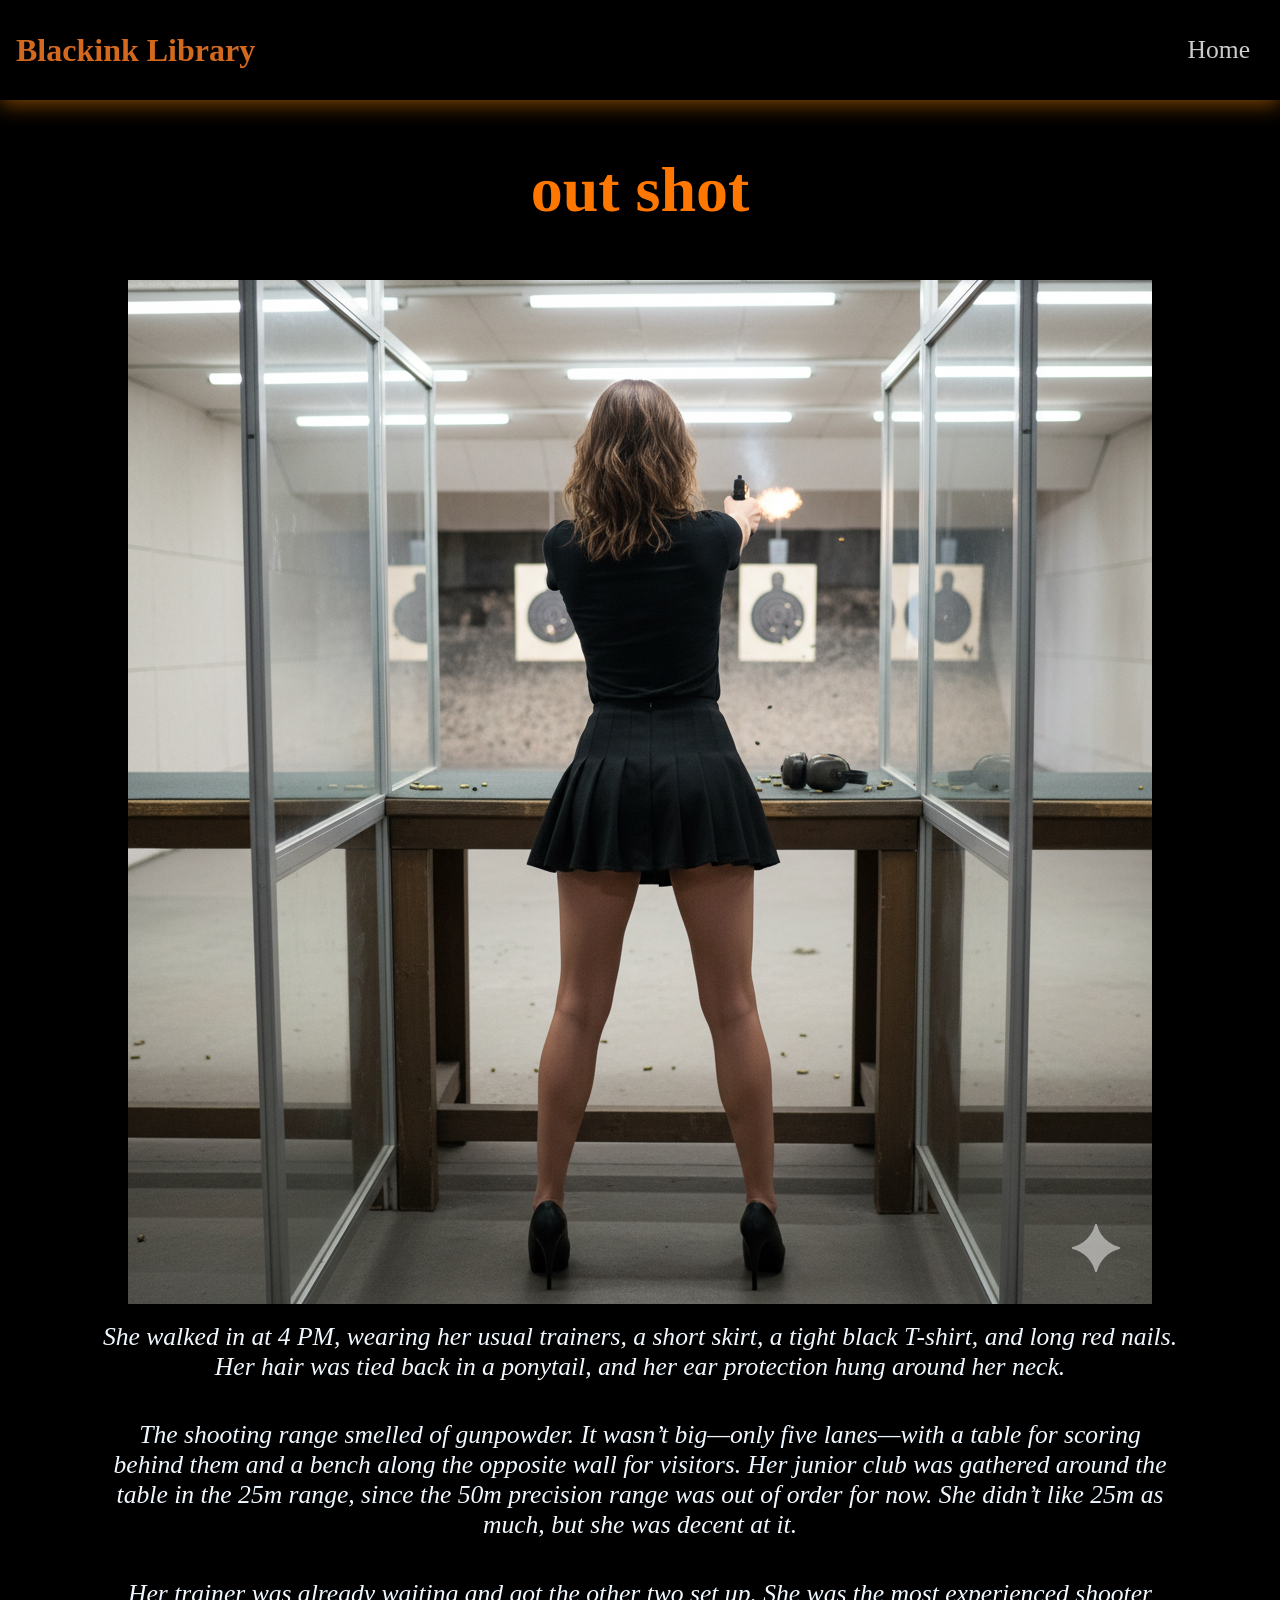
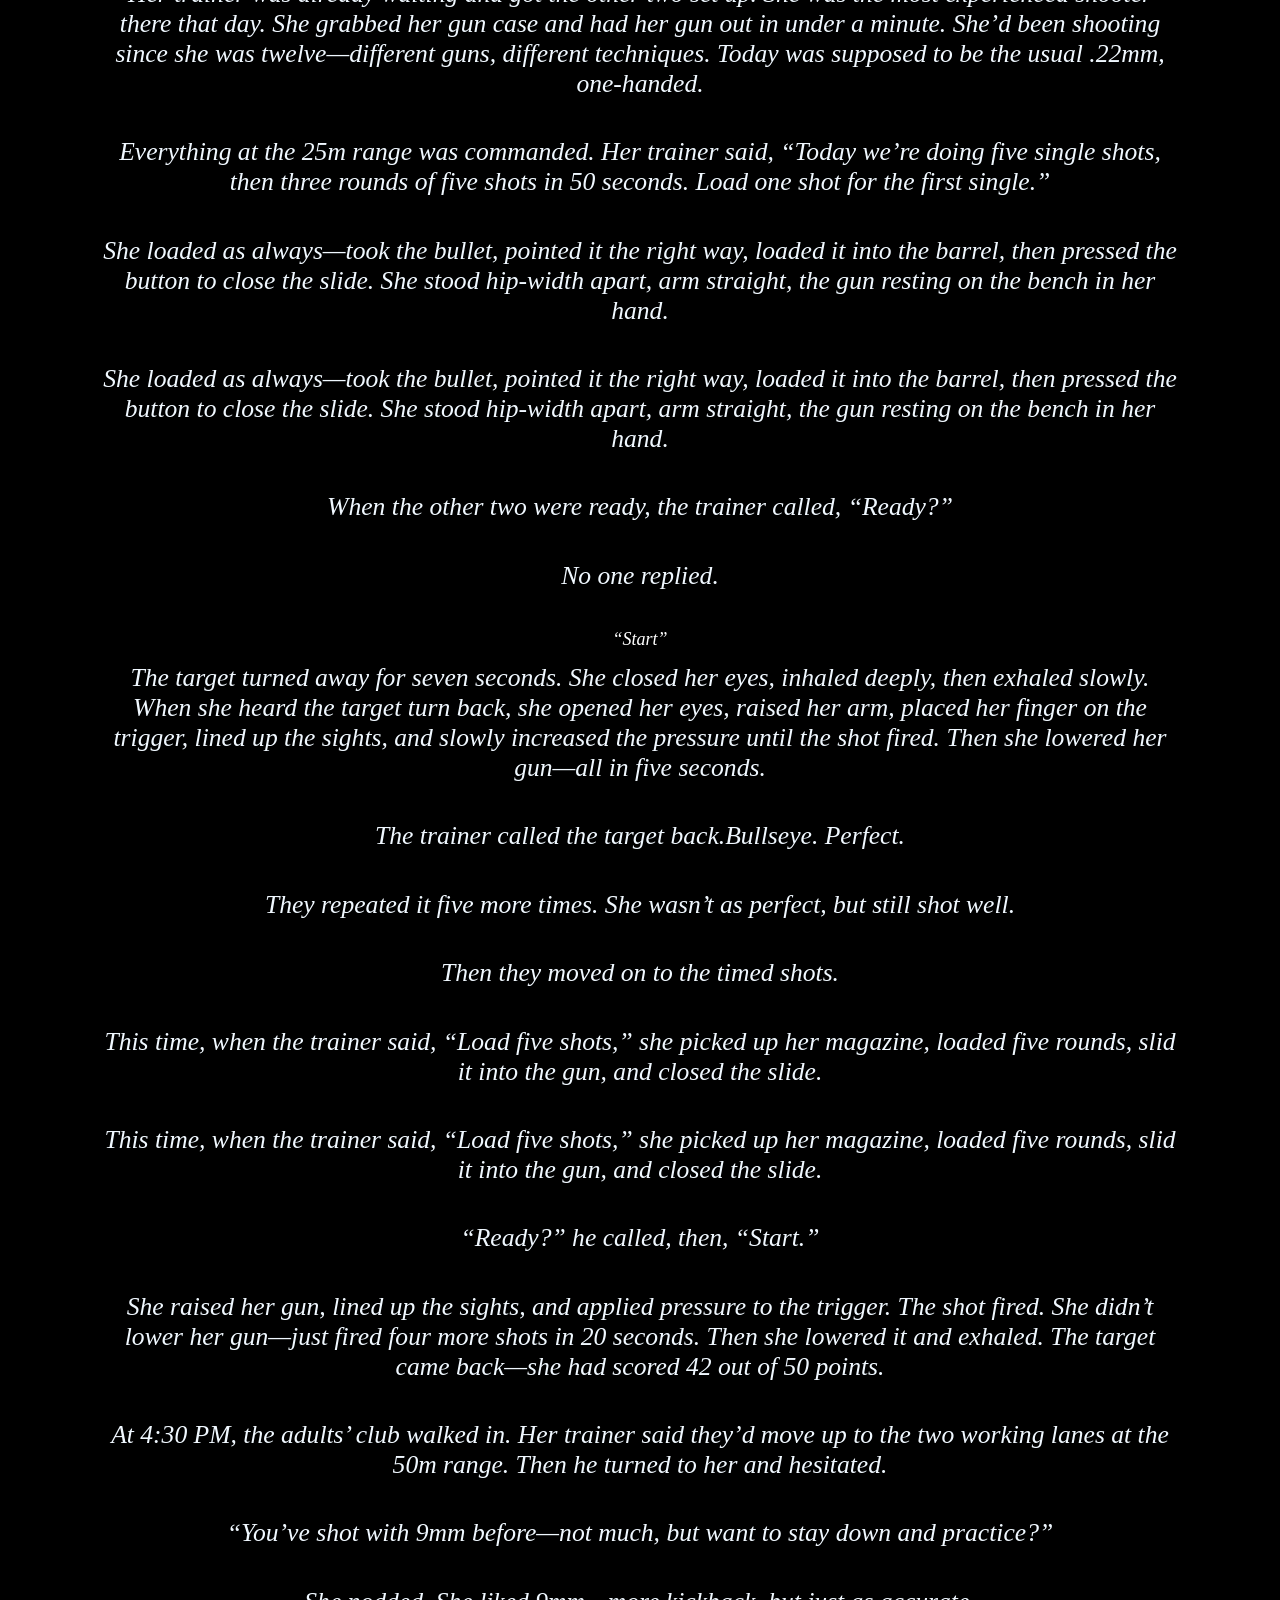
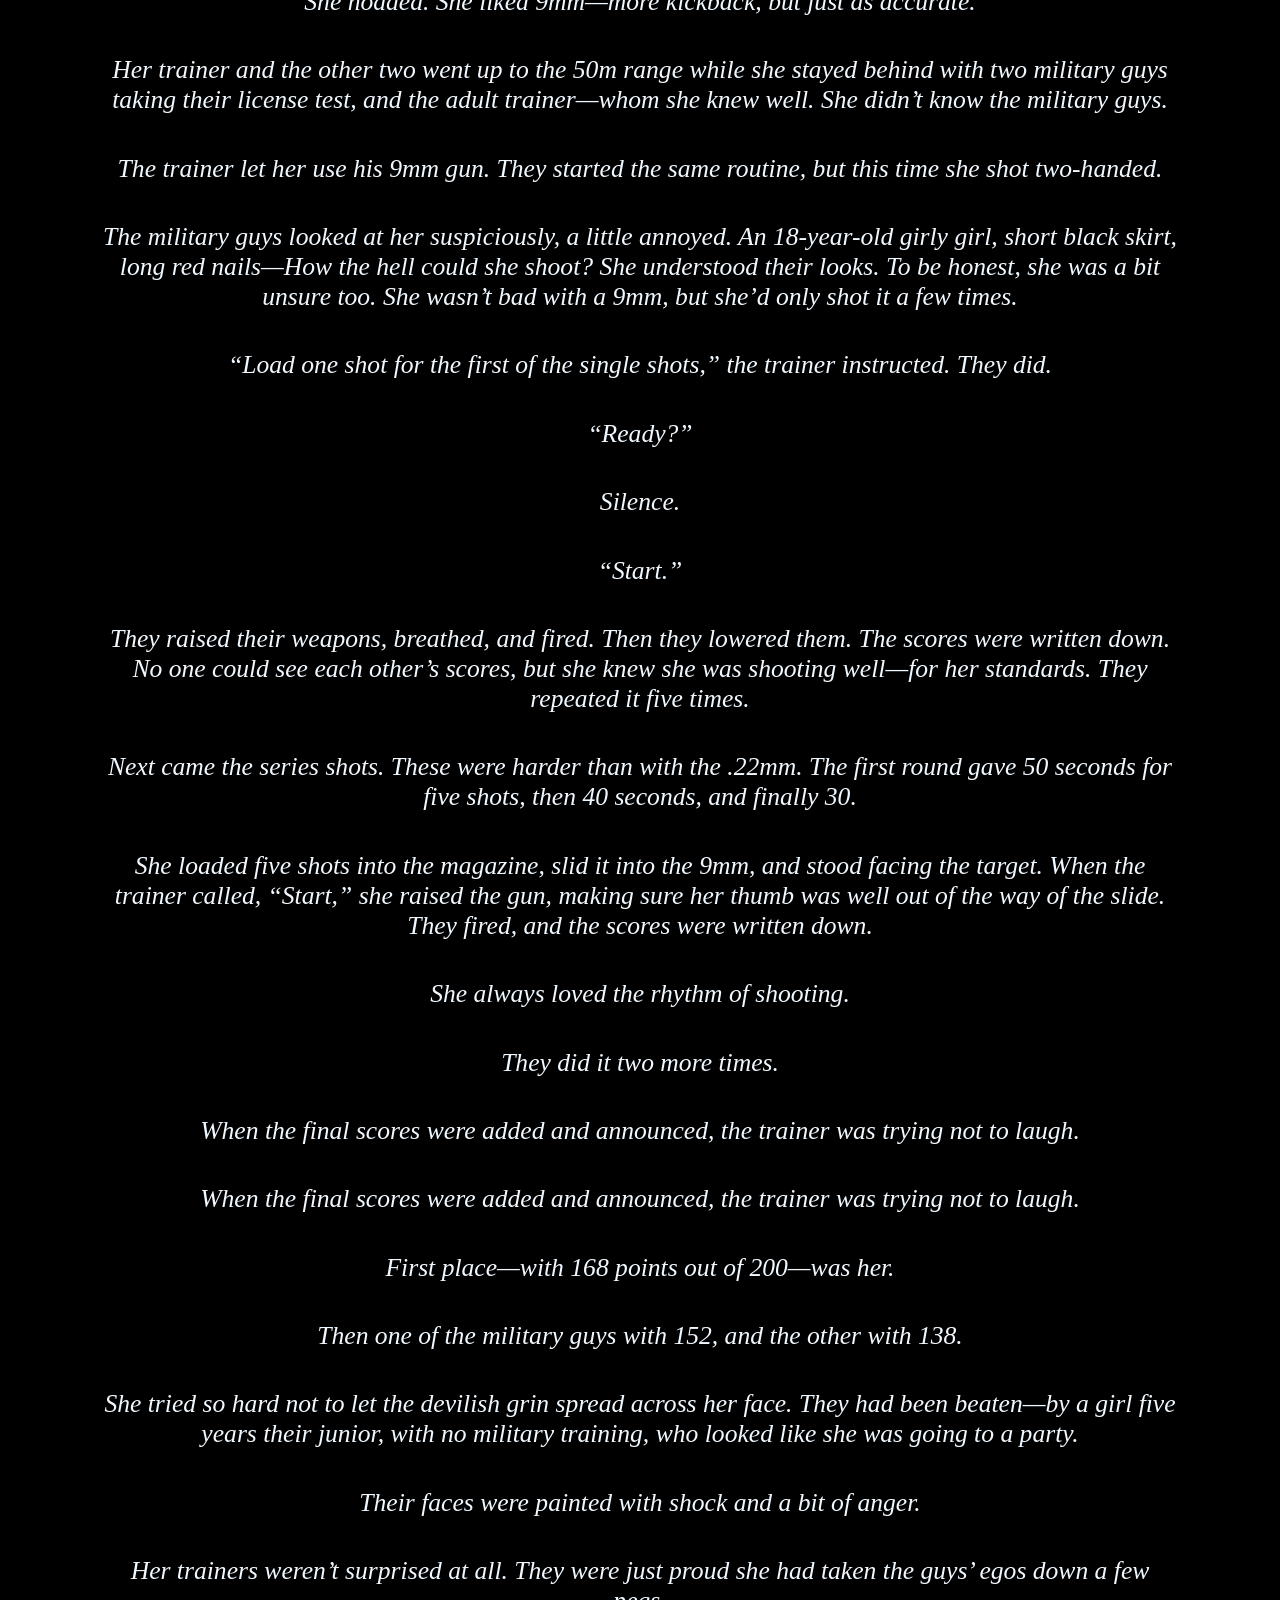
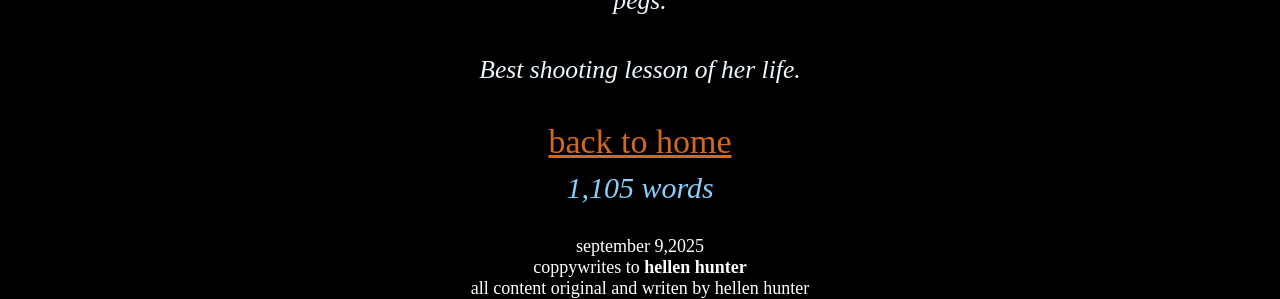
<file: out-shot.html>
<!DOCTYPE html>
<html lang="en">
<head>
    <meta charset="UTF-8">
    <meta name="viewport" content="width=device-width, initial-scale=1.0">
    <link rel="stylesheet" href="CSS/apirence.css">
    <title>blackink library - out shot</title>
</head>
<body>
    <div style="height: 100px"></div>
    <header >
        <a href="index.html" class="invisible-link"><h1 class="logo-text">Blackink Library</h1></a>
        <div class="menu">
            <a href="index.html" class="menu-item">Home</a>
        </div>
    </header>

    <main>
        <h2>out shot</h2>
        <img src="pictures/outshot.png" alt="girl shooting">

        <p>She walked in at 4 PM, wearing her usual trainers, a short skirt, a tight black T-shirt, and long red nails. Her hair was tied back in a ponytail, and her ear protection hung around her neck.</p>
        <p>The shooting range smelled of gunpowder. It wasn’t big—only five lanes—with a table for scoring behind them and a bench along the opposite wall for visitors. Her junior club was gathered around the table in the 25m range, since the 50m precision range was out of order for now. She didn’t like 25m as much, but she was decent at it.</p>
        <p>Her trainer was already waiting and got the other two set up. She was the most experienced shooter there that day. She grabbed her gun case and had her gun out in under a minute. She’d been shooting since she was twelve—different guns, different techniques. Today was supposed to be the usual .22mm, one-handed.</p>
        <p>Everything at the 25m range was commanded. Her trainer said, “Today we’re doing five single shots, then three rounds of five shots in 50 seconds. Load one shot for the first single.”</p>
        <p>She loaded as always—took the bullet, pointed it the right way, loaded it into the barrel, then pressed the button to close the slide. She stood hip-width apart, arm straight, the gun resting on the bench in her hand.</p>
        <p>She loaded as always—took the bullet, pointed it the right way, loaded it into the barrel, then pressed the button to close the slide. She stood hip-width apart, arm straight, the gun resting on the bench in her hand.</p>
        <p>When the other two were ready, the trainer called, <i>“Ready?”</i></p>
        <p>No one replied.</p>
        <blockquote><cite>“Start”</cite></blockquote>
        <p>The target turned away for seven seconds. She closed her eyes, inhaled deeply, then exhaled slowly. When she heard the target turn back, she opened her eyes, raised her arm, placed her finger on the trigger, lined up the sights, and slowly increased the pressure until the shot fired. Then she lowered her gun—all in five seconds.</p>
        <p>The trainer called the target back.Bullseye. Perfect.</p>
        <p>They repeated it five more times. She wasn’t as perfect, but still shot well.</p>
        <p>Then they moved on to the timed shots.</p>
        <p>This time, when the trainer said, “Load five shots,” she picked up her magazine, loaded five rounds, slid it into the gun, and closed the slide.</p>
        <p>This time, when the trainer said, “Load five shots,” she picked up her magazine, loaded five rounds, slid it into the gun, and closed the slide.</p>
        <p>“Ready?” he called, then, “Start.”</p>
        <p>She raised her gun, lined up the sights, and applied pressure to the trigger. The shot fired. She didn’t lower her gun—just fired four more shots in 20 seconds. Then she lowered it and exhaled. The target came back—she had scored 42 out of 50 points.</p>
        <p>At 4:30 PM, the adults’ club walked in. Her trainer said they’d move up to the two working lanes at the 50m range. Then he turned to her and hesitated.</p>
        <p>“You’ve shot with 9mm before—not much, but want to stay down and practice?”</p>
        <p>She nodded. She liked 9mm—more kickback, but just as accurate.</p>
        <p>Her trainer and the other two went up to the 50m range while she stayed behind with two military guys taking their license test, and the adult trainer—whom she knew well. She didn’t know the military guys.</p>
        <p>The trainer let her use his 9mm gun. They started the same routine, but this time she shot two-handed.</p>
        <p>The military guys looked at her suspiciously, a little annoyed. An 18-year-old girly girl, short black skirt, long red nails—How the hell could she shoot? She understood their looks. To be honest, she was a bit unsure too. She wasn’t bad with a 9mm, but she’d only shot it a few times.</p>
        <p>“Load one shot for the first of the single shots,” the trainer instructed. They did.</p>
        <p>“Ready?”</p>
        <p>Silence.</p>
        <p>“Start.”</p>
        <p>They raised their weapons, breathed, and fired. Then they lowered them. The scores were written down. No one could see each other’s scores, but she knew she was shooting well—for her standards. They repeated it five times.</p>
        <p>Next came the series shots. These were harder than with the .22mm. The first round gave 50 seconds for five shots, then 40 seconds, and finally 30.</p>
        <p>She loaded five shots into the magazine, slid it into the 9mm, and stood facing the target. When the trainer called, “Start,” she raised the gun, making sure her thumb was well out of the way of the slide. They fired, and the scores were written down.</p>
        <p>She always loved the rhythm of shooting.<p>
        <p>They did it two more times.</p>
        <p>When the final scores were added and announced, the trainer was trying not to laugh.</p>
        <p>When the final scores were added and announced, the trainer was trying not to laugh.</p>
        <p>First place—with 168 points out of 200—was her.</p>
        <p>Then one of the military guys with 152, and the other with 138.</p>
        <p>She tried so hard not to let the devilish grin spread across her face. They had been beaten—by a girl five years their junior, with no military training, who looked like she was going to a party.</p>
        <p>Their faces were painted with shock and a bit of anger.</p>
        <p>Her trainers weren’t surprised at all. They were just proud she had taken the guys’ egos down a few pegs.</p>
        <p>Best shooting lesson of her life.</p>

        <a href="index.html">back to home</a>
    </main>
    
    <footer class="center">
        <blockquote class="word"><cite>1,105 words</cite></blockquote><br>
        <time datetime="2025-09-10">september 9,2025</time><br>
        coppywrites to <strong>hellen&nbsp;hunter</strong><br>
        all content original and writen by hellen hunter
    </footer>
</body>
     
</html>
</file>
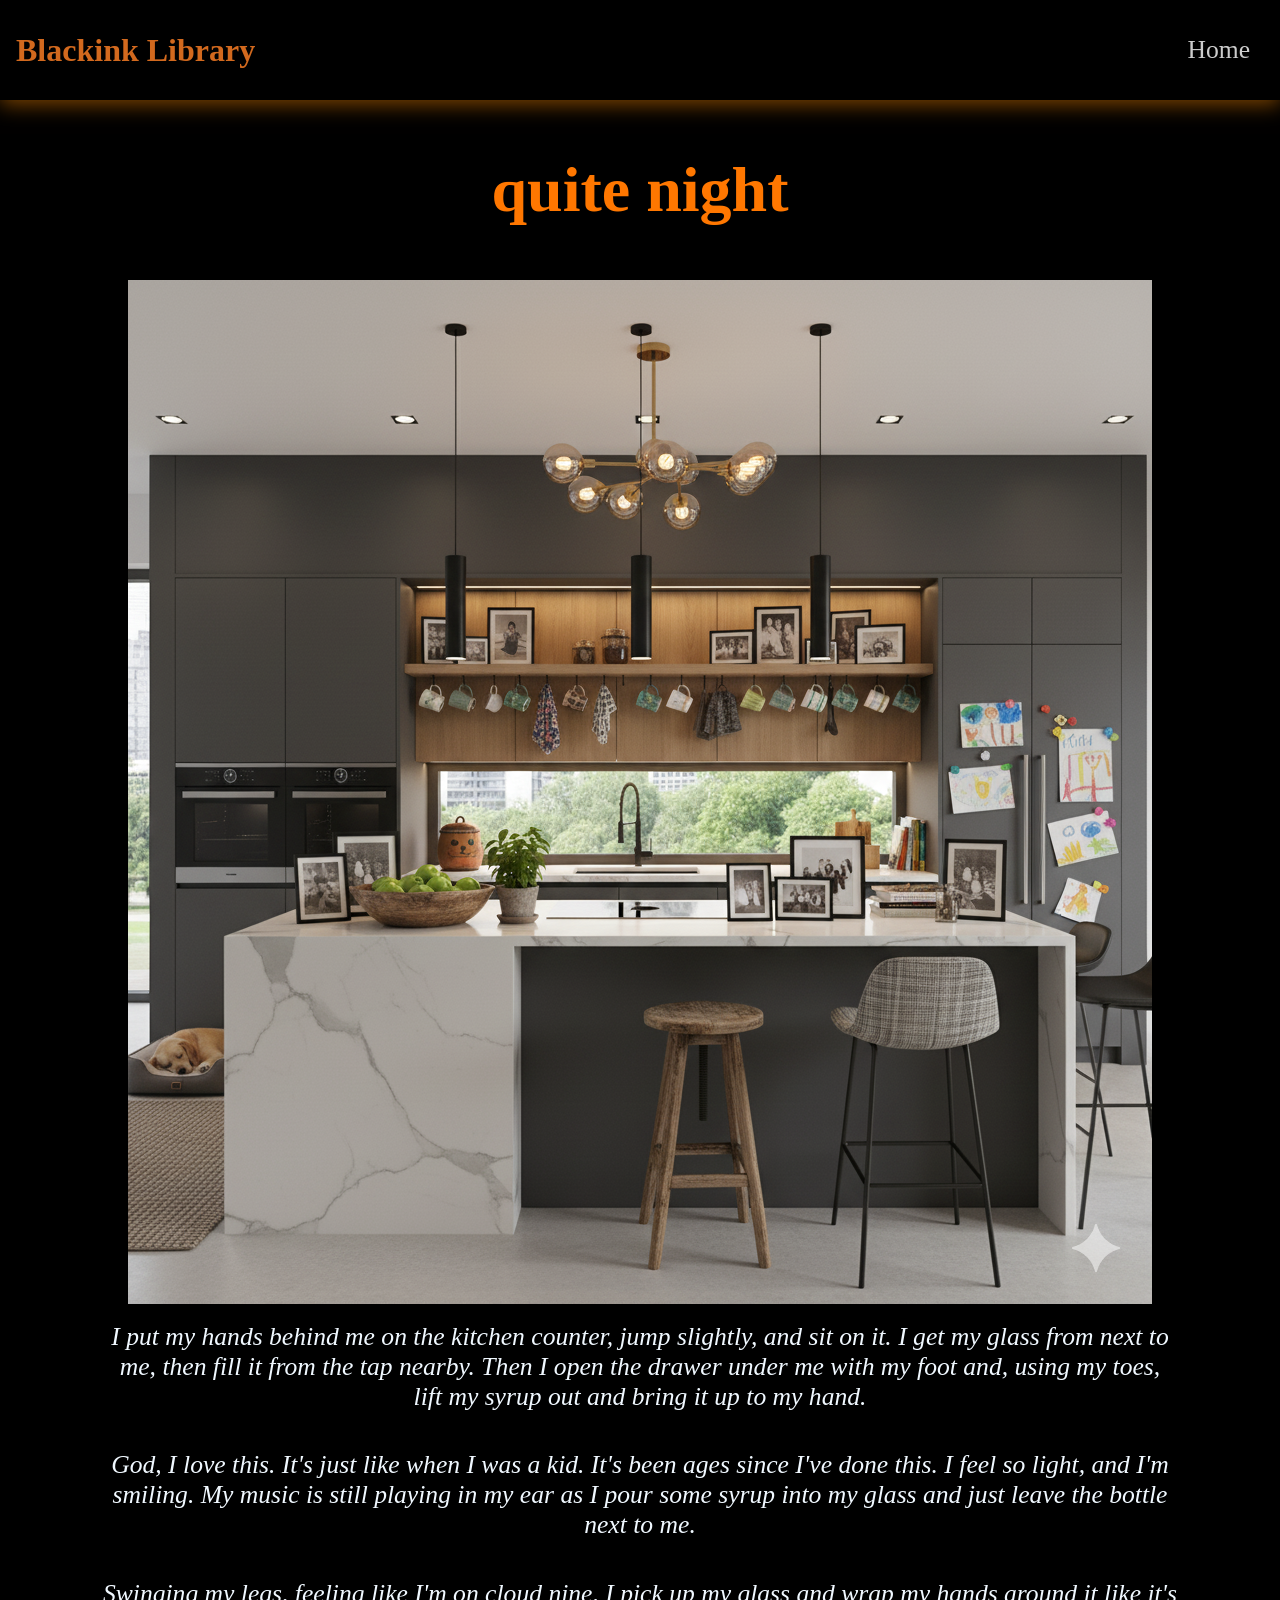
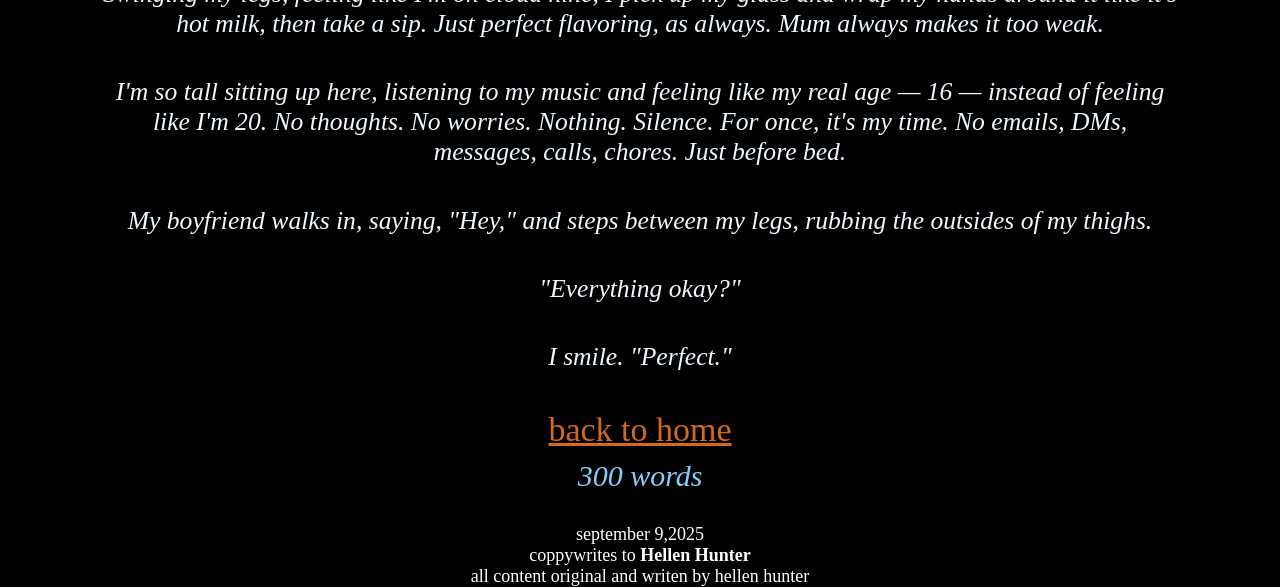
<file: quite-night.html>
<!DOCTYPE html>
<html lang="en">
<head>
  <meta charset="UTF-8">
  <meta name="viewport" content="width=device-width, initial-scale=1.0">
  <link rel="stylesheet" href="CSS/apirence.css">
  <title>blackink library - quite night</title>
</head>
<body>
    <div style="height: 100px"></div>
    <header >
        <a href="index.html" class="invisible-link"><h1 class="logo-text">Blackink Library</h1></a>
        <div class="menu">
            <a href="index.html" class="menu-item">Home</a>
        </div>
    </header>

    <main>
      <h2>quite night</h2>
      <img src="pictures\quite night.png" alt="kitchen">
      <p>I put my hands behind me on the kitchen counter, jump slightly, and sit on it. I get my glass from next to me, then fill it from the tap nearby. Then I open the drawer under me with my foot and, using my toes, lift my syrup out and bring it up to my hand.</p>

      <p>God, I love this. It's just like when I was a kid. It's been ages since I've done this. I feel so light, and I'm smiling. My music is still playing in my ear as I pour some syrup into my glass and just leave the bottle next to me.</p>

      <p>Swinging my legs, feeling like I'm on cloud nine, I pick up my glass and wrap my hands around it like it's hot milk, then take a sip. Just perfect flavoring, as always. Mum always makes it too weak.</p>

      <p>I'm so tall sitting up here, listening to my music and feeling like my real age — 16 — instead of feeling like I'm 20. No thoughts. No worries. Nothing. Silence. For once, it's my time. No emails, DMs, messages, calls, chores. Just before bed.</p>

      <p>My boyfriend walks in, saying, "Hey," and steps between my legs, rubbing the outsides of my thighs.</p>

      <p>"Everything okay?"</p>

      <p>I smile. "Perfect."</p>
      <a href="index.html">back to home</a>
    </main>
    
    <footer class="center">
        <blockquote class="word"><cite>300 words</cite></blockquote><br>
        <time datetime="2025-09-10">september 9,2025</time><br>
        coppywrites to <strong>Hellen&nbsp;Hunter</strong><br>
        all content original and writen by hellen hunter
    </footer>
</body>
</html>
</file>
<file: CSS/apirence.css>
body {
    background-color: black;
    font-size: large;
    color: white;
    text-align: center;
    margin: 0%;
}

header {
    position: fixed;
    top: 0px;
    left: 0px;
    right: 0px;

    background: rgba(0, 0, 0, 0.541);

    padding: 16px;
    width: auto;
    height: 100px;
    /* the hight on the seperate html documents needs changing to*/

    box-sizing: border-box; 
    /*makes sure the height of the header INCLUDES the padding*/

    box-shadow: 0 4px 20px rgba(255, 140, 0, 0.5);
    backdrop-filter: blur(80px);

    z-index: 1000;

    /*aranging items in the header*/
    display: flex;
    align-items: center; /* vertical */
    justify-content: space-between; /* horizontal */
    gap: 10px;
}

img {
  max-width: 100%;
  height: auto;
}

blockquote {
    margin: 0px;
}

h1 { 
    text-align: left;
}

h2 {
    color: rgb(255, 119, 0);
    font-size: clamp(2.5rem,5vw,15rem);
}

h3 {
    font-size: 40px;
    color: rgb(130, 255, 243);
    font-style: italic;
    padding-top: 2cm;
    font: bolder;
}

h4 {
    font-size: x-large;
    color: rgb(255, 136, 0);
    font-style: italic;
    text-align: center;
    margin-bottom: 0%;
}

p {
    font-size: clamp(1.5rem,2vw,2.5rem);
    color: aliceblue;
    font-style: italic;
    padding-left: 8%;
    padding-right: 8%;
    text-align: center;
    margin-top: 0.5em;
    margin-bottom: 1.5em;
}

a  {
    font-size: 34px;
    color: chocolate;
    text-align: center;

        a:hover {
            color: rgb(164, 69, 1);
        }
}

.title {
    color: darkorange;
    font-size: xx-large;
    text-align: center;
    height: 600px;

    display: flex;
    justify-content: center; /* horizontal */

    background: url('bg3.jpg') center/cover no-repeat;

    mask: linear-gradient(black, black, transparent);
    backdrop-filter: blur(8px);
    align-items: center;
}

.title-text {
    font-family: italic;
    font-size: clamp(3rem,5vw,15rem);

    /*animation*/
    animation: slideIn 0.6s ease-out forwards;
    align-items: center;
    color: white;
}

.subtitle {
    font-size: clamp(2rem,4vw,10rem);
    color: rgb(123, 204, 255);
}

.logo-text {
    font-family: italic;
    color: chocolate;
    align-items: center;
    font-size: clamp(1.5rem,2.5vw,10rem);
}

.menu {
    display: flex;
    gap: 24px;
    flex-direction: row;
    padding: 14px;
    align-items: center;
}

.menu-item {
    text-decoration: none;
    color: rgba(255, 255, 255, 0.801);
    align-items: center;
    font-size:clamp(1.5rem,2vw,6rem);
}

.word {
    font-size: 30px;
    color: lightskyblue;
    margin: 10px;
}

.invisible-link {
    text-decoration: none;
    color: chocolate;
}

.card-desc {
    font-size: 30px;
    color: rgba(255, 255, 255, 0.747);
}

.line {
    padding-left: 5cm;
    width: 500px;
    height: 5px;
    background-color: darkorange;
    border-radius: 2%;
}

.line1 {
    width: fill;
    height: 10px;
    background-color: darkorange;
}

.grid {
    display: flex;
    flex: 1 1 200px;
    background-color: black;
    min-width: 150px;
    min-height: 90px;
}

.grid2 {
    width: 90%;
    display: flex;
    flex-wrap: wrap;
    align-items: center;
    justify-content: center;
    margin-left: 5%;
    margin-right: 5%;
    margin-top: 20px;
}

/*.div {
    border: 2px solid chocolate;
    background-color: rgb(0, 0, 0);
    border-radius: 0px;
    padding: 20px;
    font-size: 30px;
    font: italic;
    text-align: center;
}*/

.str-btn {
    box-sizing: border-box;
    border: 2px solid chocolate;
    background-color: rgb(0, 0, 0);
    border-radius: 0px;
    font-size: 30px;
    font: italic;
    padding: 4px;
    text-align: center;
    text-decoration: none;
    width: 100%;
}

.e {padding:20px;}

.str-btn:hover {
    background-color: chocolate;
    color: black;
}

.std-sec {
    padding: 24px;
    flex-direction: column;
    gap: 16px;
}

.sec2 {
    display: flex;
    flex-direction: column;
    gap: 14px;
    align-items: center;
}

/*Animations*/
@keyframes fadeIn {
    from { opacity: 0; }
    to { opacity: 1; }
}

@keyframes slideIn {
    0% {
        opacity: 0;
        transform: translateY(20px);
    }
    100% {
        opacity: 1;
        transform: translateY(0);
    }
}
</file>
